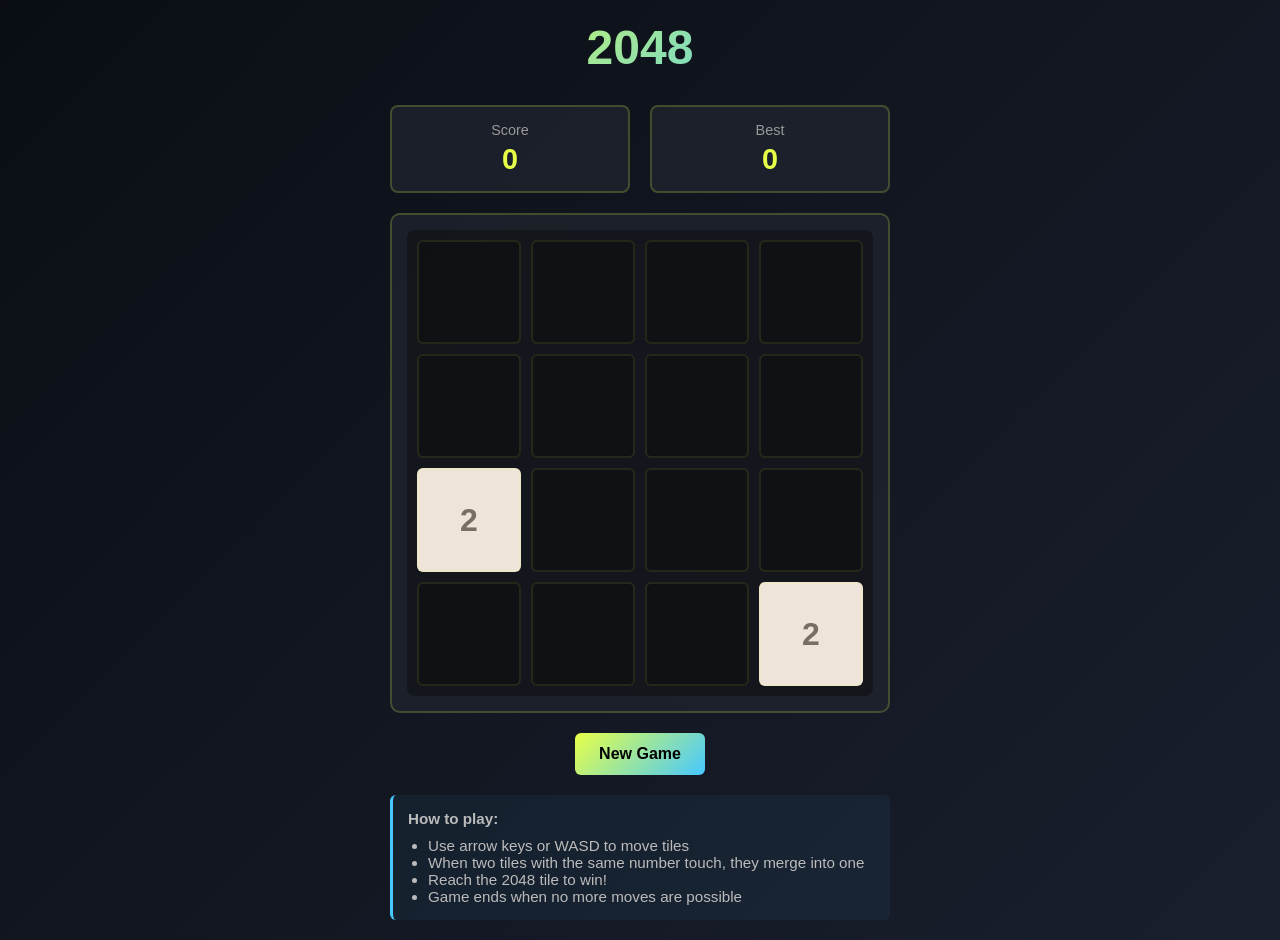
<file: assets/projects/2048/game-2048.html>
<!DOCTYPE html>
<html lang="en">
<head>
    <meta charset="UTF-8">
    <meta name="viewport" content="width=device-width, initial-scale=1.0">
    <title>2048 Game</title>
    <style>
        * {
            margin: 0;
            padding: 0;
            box-sizing: border-box;
        }
        
        body {
            background: linear-gradient(135deg, #0a0e14 0%, #1a1f2e 100%);
            color: #f0f0f5;
            font-family: -apple-system, BlinkMacSystemFont, 'Segoe UI', Roboto, Oxygen, Ubuntu, Cantarell, sans-serif;
            min-height: 100vh;
            display: flex;
            align-items: center;
            justify-content: center;
            padding: 20px;
        }
        
        .container {
            width: 100%;
            max-width: 500px;
        }
        
        .header {
            text-align: center;
            margin-bottom: 30px;
        }
        
        h1 {
            font-size: 3em;
            background: linear-gradient(135deg, #e8ff47 0%, #47c8ff 100%);
            -webkit-background-clip: text;
            -webkit-text-fill-color: transparent;
            background-clip: text;
            margin-bottom: 10px;
        }
        
        .info-bar {
            display: flex;
            justify-content: space-between;
            gap: 20px;
            margin-bottom: 20px;
            flex-wrap: wrap;
        }
        
        .score-box {
            background: rgba(30, 35, 45, 0.8);
            border: 2px solid rgba(232, 255, 71, 0.2);
            padding: 15px 20px;
            border-radius: 8px;
            text-align: center;
            flex: 1;
            min-width: 100px;
        }
        
        .score-label {
            color: #999;
            font-size: 0.9em;
            margin-bottom: 5px;
        }
        
        .score-value {
            color: #e8ff47;
            font-size: 1.8em;
            font-weight: bold;
        }
        
        .game-container {
            background: rgba(30, 35, 45, 0.8);
            border: 2px solid rgba(232, 255, 71, 0.2);
            padding: 15px;
            border-radius: 10px;
            margin-bottom: 20px;
        }
        
        .game-board {
            display: grid;
            grid-template-columns: repeat(4, 1fr);
            gap: 10px;
            background: rgba(12, 12, 14, 0.5);
            padding: 10px;
            border-radius: 8px;
        }
        
        .tile {
            aspect-ratio: 1;
            background: rgba(232, 255, 71, 0.1);
            border: 2px solid rgba(232, 255, 71, 0.1);
            border-radius: 6px;
            display: flex;
            align-items: center;
            justify-content: center;
            font-weight: bold;
            font-size: 2em;
            transition: all 0.15s ease;
            cursor: default;
        }
        
        .tile.empty {
            background: rgba(12, 12, 14, 0.5);
            color: transparent;
        }
        
        .tile[data-value="2"] {
            background: #eee4da;
            color: #776e65;
        }
        
        .tile[data-value="4"] {
            background: #ede0c8;
            color: #776e65;
        }
        
        .tile[data-value="8"] {
            background: #f2b179;
            color: #f9f6f2;
        }
        
        .tile[data-value="16"] {
            background: #f59563;
            color: #f9f6f2;
        }
        
        .tile[data-value="32"] {
            background: #f67c5f;
            color: #f9f6f2;
        }
        
        .tile[data-value="64"] {
            background: #f65e3b;
            color: #f9f6f2;
        }
        
        .tile[data-value="128"] {
            background: #edcf72;
            color: #f9f6f2;
            font-size: 1.5em;
        }
        
        .tile[data-value="256"] {
            background: #edcc61;
            color: #f9f6f2;
            font-size: 1.5em;
        }
        
        .tile[data-value="512"] {
            background: #edc850;
            color: #f9f6f2;
            font-size: 1.5em;
        }
        
        .tile[data-value="1024"] {
            background: #edc53f;
            color: #f9f6f2;
            font-size: 1.2em;
        }
        
        .tile[data-value="2048"] {
            background: #edc22e;
            color: #f9f6f2;
            font-size: 1.2em;
        }
        
        .tile.new {
            animation: pop 0.15s ease;
        }
        
        @keyframes pop {
            0% { transform: scale(0.5); }
            100% { transform: scale(1); }
        }
        
        .controls {
            display: flex;
            gap: 10px;
            justify-content: center;
            flex-wrap: wrap;
        }
        
        button {
            background: linear-gradient(135deg, #e8ff47 0%, #47c8ff 100%);
            color: #000;
            border: none;
            padding: 12px 24px;
            border-radius: 6px;
            font-size: 1em;
            font-weight: 600;
            cursor: pointer;
            transition: all 0.3s ease;
        }
        
        button:hover {
            transform: translateY(-2px);
            box-shadow: 0 10px 20px rgba(232, 255, 71, 0.3);
        }
        
        button:active {
            transform: translateY(0);
        }
        
        .game-over {
            display: none;
            position: fixed;
            top: 0;
            left: 0;
            right: 0;
            bottom: 0;
            background: rgba(0, 0, 0, 0.8);
            z-index: 1000;
            justify-content: center;
            align-items: center;
        }
        
        .game-over.show {
            display: flex;
        }
        
        .game-over-content {
            background: linear-gradient(135deg, #0a0e14 0%, #1a1f2e 100%);
            border: 2px solid #e8ff47;
            padding: 40px;
            border-radius: 12px;
            text-align: center;
        }
        
        .game-over-content h2 {
            font-size: 2.5em;
            margin-bottom: 20px;
            color: #e8ff47;
        }
        
        .game-over-content p {
            font-size: 1.2em;
            margin-bottom: 30px;
            color: #ccc;
        }
        
        .instructions {
            background: rgba(71, 200, 255, 0.05);
            border-left: 3px solid #47c8ff;
            padding: 15px;
            border-radius: 6px;
            margin-top: 20px;
            font-size: 0.95em;
            color: #bbb;
            text-align: left;
        }
        
        @media (max-width: 600px) {
            h1 {
                font-size: 2em;
            }
            
            .tile {
                font-size: 1.5em;
            }
            
            .info-bar {
                flex-direction: column;
            }
            
            .instructions {
                display: none;
            }
        }
    </style>
</head>
<body>
    <div class="container">
        <div class="header">
            <h1>2048</h1>
        </div>
        
        <div class="info-bar">
            <div class="score-box">
                <div class="score-label">Score</div>
                <div class="score-value" id="score">0</div>
            </div>
            <div class="score-box">
                <div class="score-label">Best</div>
                <div class="score-value" id="best">0</div>
            </div>
        </div>
        
        <div class="game-container">
            <div class="game-board" id="gameBoard"></div>
        </div>
        
        <div class="controls">
            <button onclick="newGame()">New Game</button>
        </div>
        
        <div class="instructions">
            <strong>How to play:</strong>
            <ul style="margin-top: 10px; margin-left: 20px;">
                <li>Use arrow keys or WASD to move tiles</li>
                <li>When two tiles with the same number touch, they merge into one</li>
                <li>Reach the 2048 tile to win!</li>
                <li>Game ends when no more moves are possible</li>
            </ul>
        </div>
    </div>
    
    <div class="game-over" id="gameOverModal">
        <div class="game-over-content">
            <h2 id="gameOverTitle">Game Over!</h2>
            <p id="gameOverMessage"></p>
            <button onclick="newGame()">Play Again</button>
        </div>
    </div>

    <script>
        class Game2048 {
            constructor() {
                this.board = Array(4).fill(null).map(() => Array(4).fill(0));
                this.score = 0;
                this.best = parseInt(localStorage.getItem('2048Best')) || 0;
                this.history = [];
                this.init();
            }
            
            init() {
                this.addNewTile();
                this.addNewTile();
                this.render();
            }
            
            addNewTile() {
                const empty = this.getEmptyTiles();
                if (empty.length === 0) return;
                
                const [x, y] = empty[Math.floor(Math.random() * empty.length)];
                this.board[x][y] = Math.random() < 0.9 ? 2 : 4;
            }
            
            getEmptyTiles() {
                const empty = [];
                for (let i = 0; i < 4; i++) {
                    for (let j = 0; j < 4; j++) {
                        if (this.board[i][j] === 0) empty.push([i, j]);
                    }
                }
                return empty;
            }
            
            move(direction) {
                this.history.push(JSON.parse(JSON.stringify(this.board)));
                
                if (direction === 'left') this.moveLeft();
                else if (direction === 'right') this.moveRight();
                else if (direction === 'up') this.moveUp();
                else if (direction === 'down') this.moveDown();
                
                if (JSON.stringify(this.history[this.history.length - 1]) !== JSON.stringify(this.board)) {
                    this.addNewTile();
                    this.render();
                    this.checkGameOver();
                } else {
                    this.history.pop();
                }
            }
            
            moveLeft() {
                for (let i = 0; i < 4; i++) {
                    this.board[i] = this.compress(this.board[i]);
                }
            }
            
            moveRight() {
                for (let i = 0; i < 4; i++) {
                    this.board[i] = this.compress(this.board[i].reverse()).reverse();
                }
            }
            
            moveUp() {
                this.board = this.transpose(this.board);
                for (let i = 0; i < 4; i++) {
                    this.board[i] = this.compress(this.board[i]);
                }
                this.board = this.transpose(this.board);
            }
            
            moveDown() {
                this.board = this.transpose(this.board);
                for (let i = 0; i < 4; i++) {
                    this.board[i] = this.compress(this.board[i].reverse()).reverse();
                }
                this.board = this.transpose(this.board);
            }
            
            compress(line) {
                line = line.filter(v => v !== 0);
                
                for (let i = 0; i < line.length - 1; i++) {
                    if (line[i] === line[i + 1]) {
                        line[i] *= 2;
                        this.score += line[i];
                        line.splice(i + 1, 1);
                    }
                }
                
                while (line.length < 4) {
                    line.push(0);
                }
                
                return line;
            }
            
            transpose(board) {
                const transposed = Array(4).fill(null).map(() => Array(4).fill(0));
                for (let i = 0; i < 4; i++) {
                    for (let j = 0; j < 4; j++) {
                        transposed[i][j] = board[j][i];
                    }
                }
                return transposed;
            }
            
            undo() {
                if (this.history.length > 0) {
                    this.board = this.history.pop();
                    this.render();
                }
            }
            
            checkGameOver() {
                if (this.getEmptyTiles().length > 0) return false;
                
                for (let i = 0; i < 4; i++) {
                    for (let j = 0; j < 4; j++) {
                        const current = this.board[i][j];
                        
                        if (j < 3 && current === this.board[i][j + 1]) return false;
                        if (i < 3 && current === this.board[i + 1][j]) return false;
                    }
                }
                
                this.updateBest();
                return true;
            }
            
            updateBest() {
                if (this.score > this.best) {
                    this.best = this.score;
                    localStorage.setItem('2048Best', this.best);
                }
            }
            
            render() {
                document.getElementById('score').textContent = this.score;
                document.getElementById('best').textContent = this.best;
                
                const board = document.getElementById('gameBoard');
                board.innerHTML = '';
                
                for (let i = 0; i < 4; i++) {
                    for (let j = 0; j < 4; j++) {
                        const tile = document.createElement('div');
                        tile.className = 'tile';
                        const value = this.board[i][j];
                        
                        if (value !== 0) {
                            tile.setAttribute('data-value', value);
                            tile.textContent = value;
                            tile.classList.add('new');
                        } else {
                            tile.classList.add('empty');
                        }
                        
                        board.appendChild(tile);
                    }
                }
            }
        }
        
        let game = new Game2048();
        
        function newGame() {
            game = new Game2048();
            document.getElementById('gameOverModal').classList.remove('show');
        }
        
        function undoMove() {
            game.undo();
        }
        
        document.addEventListener('keydown', (e) => {
            const keyMap = {
                'ArrowUp': 'up',
                'ArrowDown': 'down',
                'ArrowLeft': 'left',
                'ArrowRight': 'right',
                'w': 'up',
                'W': 'up',
                's': 'down',
                'S': 'down',
                'a': 'left',
                'A': 'left',
                'd': 'right',
                'D': 'right'
            };
            
            if (keyMap[e.key]) {
                e.preventDefault();
                game.move(keyMap[e.key]);
                
                if (game.checkGameOver()) {
                    setTimeout(() => {
                        document.getElementById('gameOverTitle').textContent = 'Game Over!';
                        document.getElementById('gameOverMessage').textContent = `Final Score: ${game.score}`;
                        document.getElementById('gameOverModal').classList.add('show');
                    }, 300);
                }
            }
        });

        // Enhanced touch support for mobile - fixed direction and scroll prevention
        let touchStartX = 0;
        let touchStartY = 0;
        let isTouchingBoard = false;
        const minSwipeDistance = 30;
        const gameBoard = document.querySelector('.game-board');

        gameBoard.addEventListener('touchstart', (e) => {
            isTouchingBoard = true;
            touchStartX = e.touches[0].clientX;
            touchStartY = e.touches[0].clientY;
        }, { passive: true });

        gameBoard.addEventListener('touchmove', (e) => {
            // Prevent page scroll only when touching the game board
            if (isTouchingBoard) {
                e.preventDefault();
            }
        }, { passive: false });

        gameBoard.addEventListener('touchend', (e) => {
            if (!isTouchingBoard) return;
            
            isTouchingBoard = false;
            
            if (e.changedTouches.length === 0) return;

            const touchEndX = e.changedTouches[0].clientX;
            const touchEndY = e.changedTouches[0].clientY;
            
            // Fixed: Calculate difference correctly (end - start, not start - end)
            const diffX = touchEndX - touchStartX;
            const diffY = touchEndY - touchStartY;
            const absDiffX = Math.abs(diffX);
            const absDiffY = Math.abs(diffY);

            if (Math.max(absDiffX, absDiffY) < minSwipeDistance) return;

            let direction = null;

            if (absDiffX > absDiffY) {
                // Horizontal swipe
                direction = diffX > 0 ? 'right' : 'left';
            } else {
                // Vertical swipe
                direction = diffY > 0 ? 'down' : 'up';
            }

            if (direction) {
                e.preventDefault();
                game.move(direction);

                if (game.checkGameOver()) {
                    setTimeout(() => {
                        document.getElementById('gameOverTitle').textContent = 'Game Over!';
                        document.getElementById('gameOverMessage').textContent = `Final Score: ${game.score}`;
                        document.getElementById('gameOverModal').classList.add('show');
                    }, 300);
                }
            }
        }, { passive: false });
    </script>
</body>
</html>
</file>
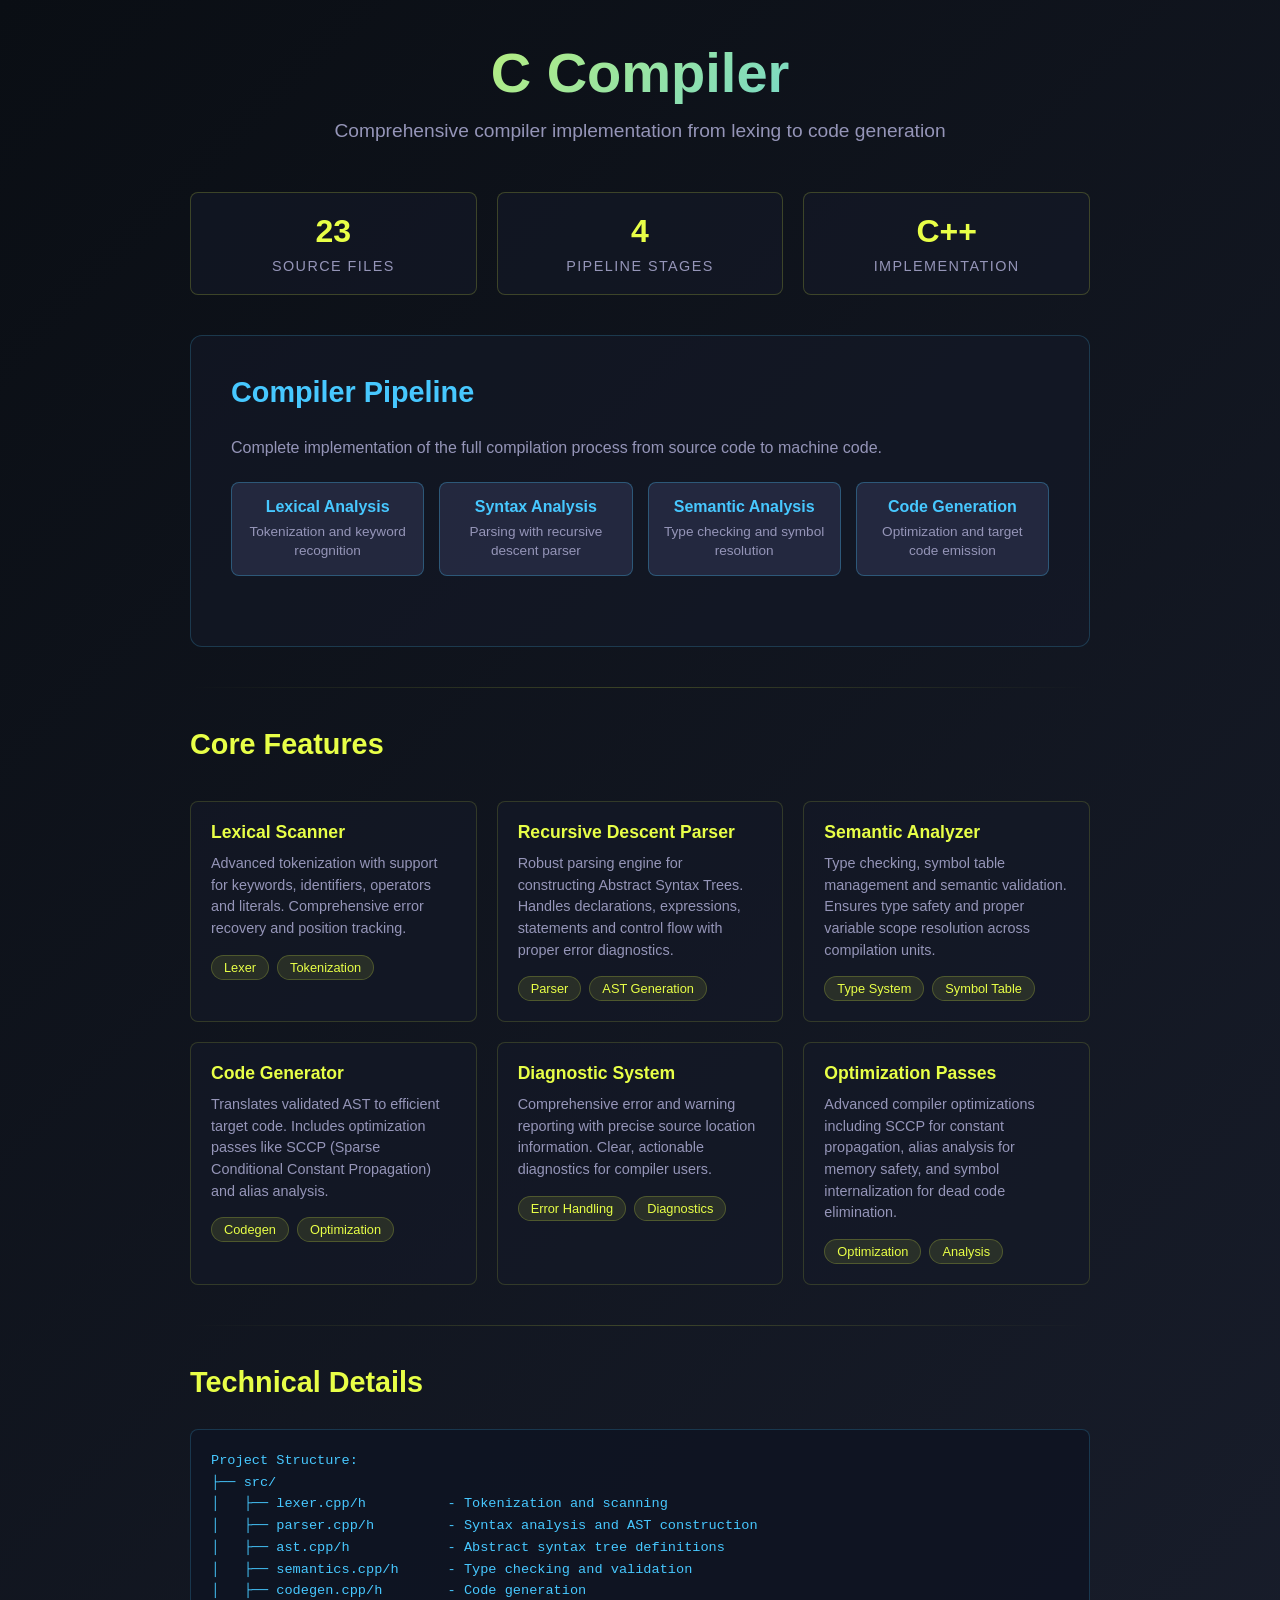
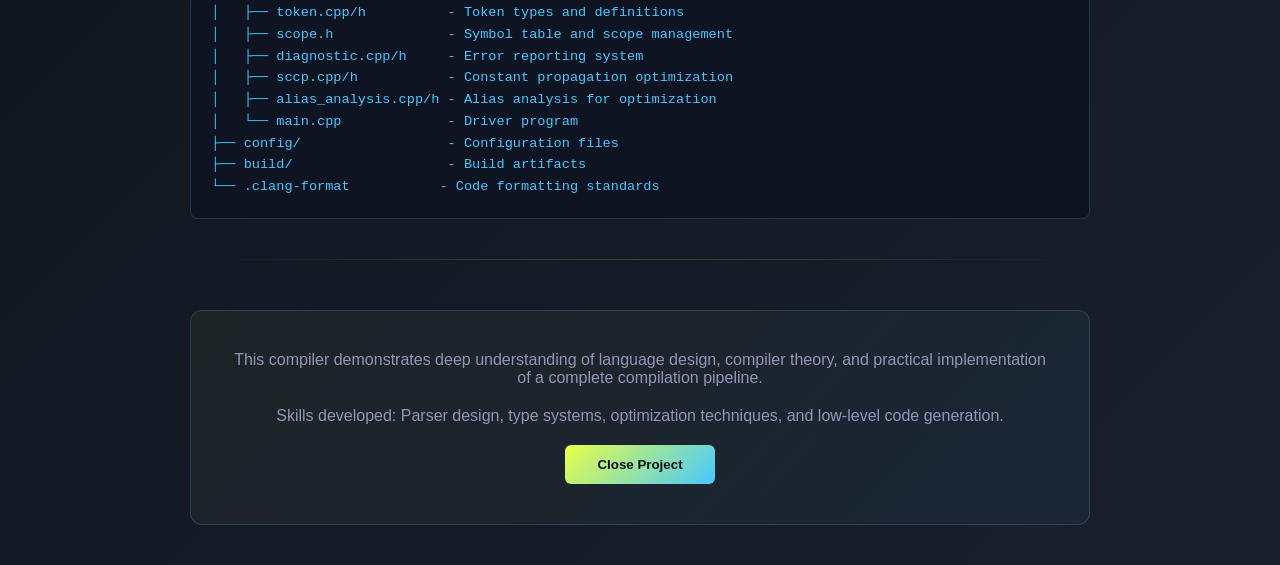
<file: assets/projects/C-Compiler/c-compiler.html>
<!DOCTYPE html>
<html lang="en">
<head>
    <meta charset="UTF-8">
    <meta name="viewport" content="width=device-width, initial-scale=1.0">
    <title>C Compiler Implementation</title>
    <style>
        * {
            margin: 0;
            padding: 0;
            box-sizing: border-box;
        }

        body {
            background: linear-gradient(135deg, #0a0e14 0%, #1a1f2e 100%);
            color: #f0f0f5;
            font-family: -apple-system, BlinkMacSystemFont, 'Segoe UI', Roboto, Oxygen, Ubuntu, Cantarell, sans-serif;
            min-height: 100vh;
            padding: 40px 20px;
        }

        .container {
            max-width: 900px;
            margin: 0 auto;
        }

        .header {
            text-align: center;
            margin-bottom: 50px;
        }

        h1 {
            font-size: 3.5em;
            background: linear-gradient(135deg, #e8ff47 0%, #47c8ff 100%);
            -webkit-background-clip: text;
            -webkit-text-fill-color: transparent;
            background-clip: text;
            margin-bottom: 15px;
            font-weight: 700;
        }

        .subtitle {
            font-size: 1.2em;
            color: #9595b8;
            margin-bottom: 10px;
        }

        .stats {
            display: grid;
            grid-template-columns: repeat(auto-fit, minmax(200px, 1fr));
            gap: 20px;
            margin: 40px 0;
        }

        .stat {
            background: rgba(20, 25, 40, 0.6);
            border: 1px solid rgba(232, 255, 71, 0.2);
            border-radius: 8px;
            padding: 20px;
            text-align: center;
            transition: all 0.3s ease;
        }

        .stat:hover {
            border-color: rgba(232, 255, 71, 0.5);
            background: rgba(20, 25, 40, 0.8);
            transform: translateY(-2px);
        }

        .stat-value {
            font-size: 2em;
            color: #e8ff47;
            font-weight: 700;
            margin-bottom: 8px;
        }

        .stat-label {
            color: #9595b8;
            font-size: 0.9em;
            text-transform: uppercase;
            letter-spacing: 0.1em;
        }

        .pipeline {
            background: rgba(20, 25, 40, 0.6);
            border: 1px solid rgba(71, 200, 255, 0.2);
            border-radius: 12px;
            padding: 40px;
            margin: 40px 0;
            transition: all 0.3s ease;
        }

        .pipeline:hover {
            border-color: rgba(71, 200, 255, 0.5);
            background: rgba(20, 25, 40, 0.8);
        }

        .pipeline-title {
            font-size: 1.8em;
            color: #47c8ff;
            margin-bottom: 30px;
            font-weight: 600;
        }

        .stages {
            display: grid;
            grid-template-columns: repeat(auto-fit, minmax(150px, 1fr));
            gap: 15px;
            margin-bottom: 30px;
        }

        .stage {
            background: rgba(40, 45, 70, 0.8);
            border: 1px solid rgba(71, 200, 255, 0.3);
            border-radius: 8px;
            padding: 15px;
            text-align: center;
            position: relative;
            transition: all 0.3s ease;
        }

        .stage:hover {
            border-color: #47c8ff;
            background: rgba(40, 45, 70, 1);
            transform: translateY(-2px);
            box-shadow: 0 8px 24px rgba(71, 200, 255, 0.15);
        }

        .stage-title {
            font-weight: 600;
            color: #47c8ff;
            margin-bottom: 6px;
        }

        .stage-desc {
            font-size: 0.85em;
            color: #9595b8;
            line-height: 1.4;
        }

        .features {
            display: grid;
            grid-template-columns: repeat(auto-fit, minmax(250px, 1fr));
            gap: 20px;
            margin: 40px 0;
        }

        .feature {
            background: rgba(20, 25, 40, 0.6);
            border: 1px solid rgba(232, 255, 71, 0.15);
            border-radius: 8px;
            padding: 20px;
            transition: all 0.3s ease;
        }

        .feature:hover {
            background: rgba(20, 25, 40, 0.8);
            border-color: rgba(232, 255, 71, 0.4);
        }

        .feature-title {
            font-size: 1.1em;
            color: #e8ff47;
            margin-bottom: 10px;
            font-weight: 600;
        }

        .feature-desc {
            color: #9595b8;
            font-size: 0.9em;
            line-height: 1.5;
        }

        .tags {
            display: flex;
            flex-wrap: wrap;
            gap: 8px;
            margin-top: 15px;
        }

        .tag {
            background: rgba(232, 255, 71, 0.1);
            color: #e8ff47;
            padding: 4px 12px;
            border-radius: 16px;
            font-size: 0.8em;
            border: 1px solid rgba(232, 255, 71, 0.2);
        }

        .cta-section {
            text-align: center;
            margin-top: 50px;
            padding: 40px;
            background: linear-gradient(135deg, rgba(232, 255, 71, 0.05) 0%, rgba(71, 200, 255, 0.05) 100%);
            border-radius: 12px;
            border: 1px solid rgba(71, 200, 255, 0.2);
        }

        .cta-text {
            color: #9595b8;
            margin-bottom: 20px;
            font-size: 1em;
        }

        .button {
            display: inline-block;
            background: linear-gradient(135deg, #e8ff47 0%, #47c8ff 100%);
            color: #0a0e14;
            padding: 12px 32px;
            border-radius: 6px;
            text-decoration: none;
            font-weight: 600;
            transition: all 0.3s ease;
            cursor: pointer;
            border: none;
            margin: 0 10px;
        }

        .button:hover {
            transform: translateY(-2px);
            box-shadow: 0 12px 32px rgba(232, 255, 71, 0.3);
        }

        .code-example {
            background: rgba(15, 20, 35, 0.9);
            border: 1px solid rgba(71, 200, 255, 0.2);
            border-radius: 8px;
            padding: 20px;
            margin: 30px 0;
            overflow-x: auto;
        }

        pre {
            color: #47c8ff;
            font-family: 'Monaco', 'Menlo', 'Ubuntu Mono', monospace;
            font-size: 0.85em;
            line-height: 1.6;
        }

        .divider {
            height: 1px;
            background: linear-gradient(to right, transparent, rgba(232, 255, 71, 0.2), transparent);
            margin: 40px 0;
        }
    </style>
</head>
<body>
    <div class="container">
        <div class="header">
            <h1>C Compiler</h1>
            <p class="subtitle">Comprehensive compiler implementation from lexing to code generation</p>
        </div>

        <div class="stats">
            <div class="stat">
                <div class="stat-value">23</div>
                <div class="stat-label">Source Files</div>
            </div>
            <div class="stat">
                <div class="stat-value">4</div>
                <div class="stat-label">Pipeline Stages</div>
            </div>
            <div class="stat">
                <div class="stat-value">C++</div>
                <div class="stat-label">Implementation</div>
            </div>
        </div>

        <div class="pipeline">
            <div class="pipeline-title">Compiler Pipeline</div>
            <p style="color: #9595b8; margin-bottom: 25px;">Complete implementation of the full compilation process from source code to machine code.</p>
            <div class="stages">
                <div class="stage">
                    <div class="stage-title">Lexical Analysis</div>
                    <div class="stage-desc">Tokenization and keyword recognition</div>
                </div>
                <div class="stage">
                    <div class="stage-title">Syntax Analysis</div>
                    <div class="stage-desc">Parsing with recursive descent parser</div>
                </div>
                <div class="stage">
                    <div class="stage-title">Semantic Analysis</div>
                    <div class="stage-desc">Type checking and symbol resolution</div>
                </div>
                <div class="stage">
                    <div class="stage-title">Code Generation</div>
                    <div class="stage-desc">Optimization and target code emission</div>
                </div>
            </div>
        </div>

        <div class="divider"></div>

        <h2 style="color: #e8ff47; margin-bottom: 25px; font-size: 1.8em;">Core Features</h2>
        <div class="features">
            <div class="feature">
                <div class="feature-title">Lexical Scanner</div>
                <div class="feature-desc">Advanced tokenization with support for keywords, identifiers, operators and literals. Comprehensive error recovery and position tracking.</div>
                <div class="tags">
                    <span class="tag">Lexer</span>
                    <span class="tag">Tokenization</span>
                </div>
            </div>

            <div class="feature">
                <div class="feature-title">Recursive Descent Parser</div>
                <div class="feature-desc">Robust parsing engine for constructing Abstract Syntax Trees. Handles declarations, expressions, statements and control flow with proper error diagnostics.</div>
                <div class="tags">
                    <span class="tag">Parser</span>
                    <span class="tag">AST Generation</span>
                </div>
            </div>

            <div class="feature">
                <div class="feature-title">Semantic Analyzer</div>
                <div class="feature-desc">Type checking, symbol table management and semantic validation. Ensures type safety and proper variable scope resolution across compilation units.</div>
                <div class="tags">
                    <span class="tag">Type System</span>
                    <span class="tag">Symbol Table</span>
                </div>
            </div>

            <div class="feature">
                <div class="feature-title">Code Generator</div>
                <div class="feature-desc">Translates validated AST to efficient target code. Includes optimization passes like SCCP (Sparse Conditional Constant Propagation) and alias analysis.</div>
                <div class="tags">
                    <span class="tag">Codegen</span>
                    <span class="tag">Optimization</span>
                </div>
            </div>

            <div class="feature">
                <div class="feature-title">Diagnostic System</div>
                <div class="feature-desc">Comprehensive error and warning reporting with precise source location information. Clear, actionable diagnostics for compiler users.</div>
                <div class="tags">
                    <span class="tag">Error Handling</span>
                    <span class="tag">Diagnostics</span>
                </div>
            </div>

            <div class="feature">
                <div class="feature-title">Optimization Passes</div>
                <div class="feature-desc">Advanced compiler optimizations including SCCP for constant propagation, alias analysis for memory safety, and symbol internalization for dead code elimination.</div>
                <div class="tags">
                    <span class="tag">Optimization</span>
                    <span class="tag">Analysis</span>
                </div>
            </div>
        </div>

        <div class="divider"></div>

        <h2 style="color: #e8ff47; margin-bottom: 25px; font-size: 1.8em;">Technical Details</h2>
        <div class="code-example">
            <pre>Project Structure:
├── src/
│   ├── lexer.cpp/h          - Tokenization and scanning
│   ├── parser.cpp/h         - Syntax analysis and AST construction
│   ├── ast.cpp/h            - Abstract syntax tree definitions
│   ├── semantics.cpp/h      - Type checking and validation
│   ├── codegen.cpp/h        - Code generation
│   ├── token.cpp/h          - Token types and definitions
│   ├── scope.h              - Symbol table and scope management
│   ├── diagnostic.cpp/h     - Error reporting system
│   ├── sccp.cpp/h           - Constant propagation optimization
│   ├── alias_analysis.cpp/h - Alias analysis for optimization
│   └── main.cpp             - Driver program
├── config/                  - Configuration files
├── build/                   - Build artifacts
└── .clang-format           - Code formatting standards</pre>
        </div>

        <div class="divider"></div>

        <div class="cta-section">
            <p class="cta-text">This compiler demonstrates deep understanding of language design, compiler theory, and practical implementation of a complete compilation pipeline.</p>
            <p class="cta-text">Skills developed: Parser design, type systems, optimization techniques, and low-level code generation.</p>
            <button class="button" onclick="window.close()">Close Project</button>
        </div>
    </div>
</body>
</html>
</file>
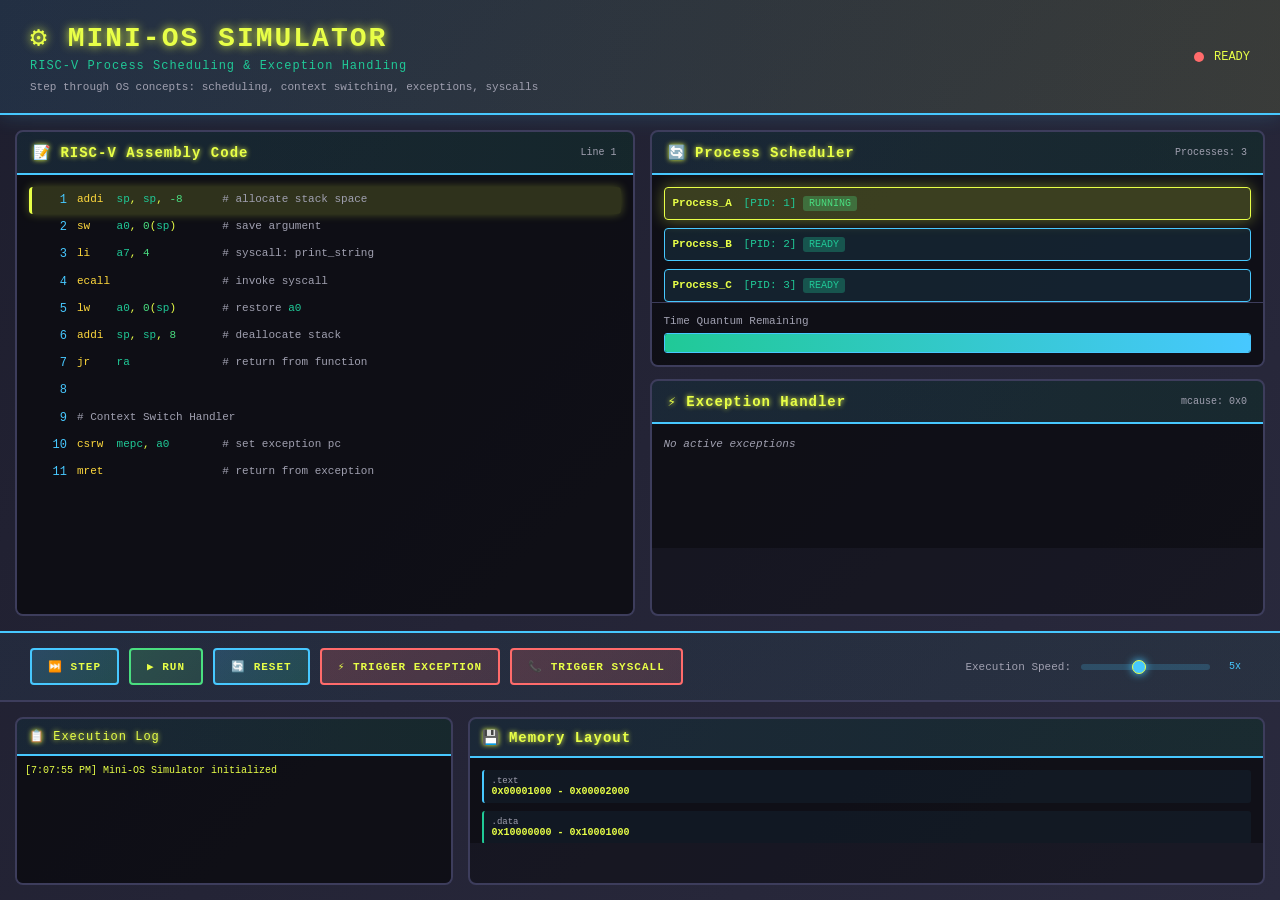
<file: assets/projects/Mini-OS/mini-os-simulator.html>
<!DOCTYPE html>
<html lang="en">
<head>
    <meta charset="UTF-8">
    <meta name="viewport" content="width=device-width, initial-scale=1.0">
    <title>Mini-OS Simulator | RISC-V Process Scheduling & Execution</title>
    <style>
        * {
            margin: 0;
            padding: 0;
            box-sizing: border-box;
        }

        :root {
            --bg-primary: #1e1e2e;
            --bg-secondary: #2d2d44;
            --text-primary: #e8ff47;
            --text-secondary: #a0a0b0;
            --accent-blue: #47c8ff;
            --accent-teal: #20c997;
            --accent-red: #ff6b6b;
            --accent-yellow: #ffd93d;
            --border-color: #3d3d5c;
            --green: #4ade80;
        }

        body {
            background: linear-gradient(135deg, #1e1e2e 0%, #2a2a3e 100%);
            color: var(--text-primary);
            font-family: 'Courier New', monospace;
            overflow: hidden;
            height: 100vh;
        }

        .container {
            display: flex;
            flex-direction: column;
            height: 100vh;
            gap: 0;
        }

        /* ━━━━━━━━━━━━━━━━━━━━━━━━━━━━━━━━ HEADER ━━━━━━━━━━━━━━━━━━━━━━━━━━━━━━━━ */
        .header {
            background: linear-gradient(90deg, rgba(71, 200, 255, 0.1) 0%, rgba(232, 255, 71, 0.1) 100%);
            border-bottom: 2px solid var(--accent-blue);
            padding: 20px 30px;
            box-shadow: 0 0 20px rgba(71, 200, 255, 0.2);
            animation: slideDown 0.6s ease-out;
        }

        @keyframes slideDown {
            from {
                opacity: 0;
                transform: translateY(-20px);
            }
            to {
                opacity: 1;
                transform: translateY(0);
            }
        }

        .header-content {
            display: flex;
            justify-content: space-between;
            align-items: center;
        }

        .header-left h1 {
            font-size: 28px;
            color: var(--text-primary);
            text-shadow: 0 0 10px var(--text-primary);
            margin-bottom: 5px;
            letter-spacing: 2px;
        }

        .header-left .subtitle {
            font-size: 12px;
            color: var(--accent-teal);
            letter-spacing: 1px;
        }

        .tagline {
            font-size: 11px;
            color: var(--text-secondary);
            margin-top: 8px;
        }

        .status-indicator {
            display: flex;
            align-items: center;
            gap: 10px;
            font-size: 12px;
        }

        .status-dot {
            width: 10px;
            height: 10px;
            border-radius: 50%;
            background: var(--accent-red);
            animation: pulse 1s infinite;
        }

        .status-dot.running {
            background: var(--green);
        }

        @keyframes pulse {
            0%, 100% { opacity: 1; }
            50% { opacity: 0.5; }
        }

        /* ━━━━━━━━━━━━━━━━━━━━━━━━━━━━━━━━ MAIN CONTENT ━━━━━━━━━━━━━━━━━━━━━━━━━━━━━━━━ */
        .main-content {
            display: flex;
            flex: 1;
            gap: 15px;
            padding: 15px;
            overflow: hidden;
        }

        /* ━━━━━━━━━━━━━━━━━━━━━━━━━━━━━━━━ LEFT PANEL - CODE ━━━━━━━━━━━━━━━━━━━━━━━━━━━━━━━━ */
        .panel {
            background: rgba(0, 0, 0, 0.4);
            border: 2px solid var(--border-color);
            border-radius: 8px;
            display: flex;
            flex-direction: column;
            overflow: hidden;
        }

        .panel-header {
            background: linear-gradient(90deg, rgba(71, 200, 255, 0.1) 0%, rgba(32, 201, 151, 0.1) 100%);
            border-bottom: 2px solid var(--accent-blue);
            padding: 12px 16px;
            display: flex;
            justify-content: space-between;
            align-items: center;
        }

        .panel-header h2 {
            font-size: 14px;
            color: var(--text-primary);
            text-shadow: 0 0 5px var(--text-primary);
            letter-spacing: 1px;
        }

        .panel-header-info {
            font-size: 10px;
            color: var(--text-secondary);
        }

        .left-panel {
            flex: 1;
        }

        .code-display {
            flex: 1;
            overflow-y: auto;
            padding: 12px;
            font-size: 12px;
            line-height: 1.6;
            background: rgba(10, 10, 15, 0.6);
        }

        .code-line {
            display: flex;
            gap: 10px;
            padding: 4px 8px;
            border-radius: 4px;
            transition: all 0.3s ease;
            cursor: default;
        }

        .code-line:hover {
            background: rgba(71, 200, 255, 0.1);
        }

        .code-line.active {
            background: rgba(232, 255, 71, 0.15);
            border-left: 3px solid var(--text-primary);
            padding-left: 5px;
            box-shadow: 0 0 10px rgba(232, 255, 71, 0.3);
        }

        .line-num {
            color: var(--accent-blue);
            min-width: 30px;
            text-align: right;
            user-select: none;
        }

        .code-content {
            flex: 1;
            white-space: pre;
            font-size: 11px;
        }

        .keyword {
            color: var(--accent-yellow);
        }

        .register {
            color: var(--accent-teal);
        }

        .number {
            color: var(--green);
        }

        .comment {
            color: var(--text-secondary);
        }

        /* ━━━━━━━━━━━━━━━━━━━━━━━━━━━━━━━━ RIGHT PANEL - MONITOR ━━━━━━━━━━━━━━━━━━━━━━━━━━━━━━━━ */
        .right-panel {
            flex: 1;
            display: flex;
            flex-direction: column;
            gap: 12px;
        }

        .monitor-section {
            background: rgba(0, 0, 0, 0.4);
            border: 2px solid var(--border-color);
            border-radius: 8px;
            display: flex;
            flex-direction: column;
            overflow: hidden;
            min-height: 0;
        }

        /* Process Scheduler */
        .process-scheduler {
            flex: 1;
            min-height: 200px;
        }

        .process-queue {
            flex: 1;
            overflow-y: auto;
            padding: 12px;
            background: rgba(10, 10, 15, 0.6);
        }

        .process-item {
            background: rgba(71, 200, 255, 0.1);
            border: 1px solid var(--accent-blue);
            border-radius: 4px;
            padding: 8px;
            margin-bottom: 8px;
            font-size: 11px;
            transition: all 0.3s ease;
            cursor: pointer;
        }

        .process-item:hover {
            background: rgba(71, 200, 255, 0.2);
            box-shadow: 0 0 10px rgba(71, 200, 255, 0.3);
        }

        .process-item.active {
            background: rgba(232, 255, 71, 0.2);
            border-color: var(--text-primary);
            box-shadow: 0 0 15px rgba(232, 255, 71, 0.4);
            animation: pulse 1s infinite;
        }

        .process-name {
            color: var(--text-primary);
            font-weight: bold;
        }

        .process-pid {
            color: var(--accent-teal);
            margin-left: 5px;
        }

        .process-state {
            display: inline-block;
            margin-left: auto;
            padding: 2px 6px;
            border-radius: 3px;
            font-size: 10px;
        }

        .process-state.ready {
            background: rgba(32, 201, 151, 0.3);
            color: var(--accent-teal);
        }

        .process-state.running {
            background: rgba(74, 222, 128, 0.3);
            color: var(--green);
        }

        .process-state.waiting {
            background: rgba(255, 107, 107, 0.3);
            color: var(--accent-red);
        }

        /* Time Quantum Bar */
        .time-quantum {
            flex: 0.15;
            padding: 12px;
            background: rgba(10, 10, 15, 0.6);
            border-top: 1px solid var(--border-color);
        }

        .quantum-label {
            font-size: 11px;
            color: var(--text-secondary);
            margin-bottom: 6px;
        }

        .quantum-bar {
            width: 100%;
            height: 20px;
            background: rgba(71, 200, 255, 0.1);
            border: 1px solid var(--accent-blue);
            border-radius: 3px;
            overflow: hidden;
        }

        .quantum-fill {
            height: 100%;
            background: linear-gradient(90deg, var(--accent-teal), var(--accent-blue));
            transition: width 0.1s linear;
            box-shadow: 0 0 10px var(--accent-teal);
        }

        /* Exception Display */
        .exception-display {
            flex: 0.6;
            padding: 12px;
            background: rgba(10, 10, 15, 0.6);
            overflow-y: auto;
            font-size: 11px;
            line-height: 1.5;
        }

        .exception-item {
            margin-bottom: 8px;
            padding: 8px;
            border-radius: 4px;
            border-left: 3px solid;
        }

        .exception-none {
            color: var(--text-secondary);
            font-style: italic;
        }

        .exception-interrupt {
            background: rgba(255, 107, 107, 0.1);
            border-color: var(--accent-red);
            color: var(--accent-red);
        }

        .exception-syscall {
            background: rgba(32, 201, 151, 0.1);
            border-color: var(--accent-teal);
            color: var(--accent-teal);
        }

        /* Memory Layout */
        .memory-layout {
            flex: 0.6;
            padding: 12px;
            background: rgba(10, 10, 15, 0.6);
            overflow-y: auto;
            font-size: 10px;
        }

        .memory-section {
            margin-bottom: 8px;
            padding: 6px 8px;
            border-radius: 3px;
            border-left: 2px solid;
            background: rgba(71, 200, 255, 0.05);
        }

        .memory-section.text {
            border-color: var(--accent-blue);
        }

        .memory-section.data {
            border-color: var(--accent-teal);
        }

        .memory-section.heap {
            border-color: var(--accent-yellow);
        }

        .memory-section.stack {
            border-color: var(--green);
        }

        .memory-label {
            color: var(--text-secondary);
            font-size: 9px;
        }

        .memory-value {
            color: var(--text-primary);
            font-weight: bold;
        }

        /* ━━━━━━━━━━━━━━━━━━━━━━━━━━━━━━━━ CONTROLS ━━━━━━━━━━━━━━━━━━━━━━━━━━━━━━━━ */
        .controls {
            background: linear-gradient(90deg, rgba(71, 200, 255, 0.05) 0%, rgba(32, 201, 151, 0.05) 100%);
            border-top: 2px solid var(--accent-blue);
            padding: 15px 30px;
            display: flex;
            justify-content: space-between;
            align-items: center;
            gap: 20px;
        }

        .button-group {
            display: flex;
            gap: 10px;
            flex-wrap: wrap;
        }

        button {
            background: linear-gradient(135deg, rgba(71, 200, 255, 0.2) 0%, rgba(32, 201, 151, 0.2) 100%);
            border: 2px solid var(--accent-blue);
            color: var(--text-primary);
            padding: 10px 16px;
            border-radius: 4px;
            cursor: pointer;
            font-family: 'Courier New', monospace;
            font-size: 11px;
            font-weight: bold;
            transition: all 0.3s ease;
            text-transform: uppercase;
            letter-spacing: 1px;
        }

        button:hover {
            background: linear-gradient(135deg, rgba(71, 200, 255, 0.4) 0%, rgba(32, 201, 151, 0.4) 100%);
            box-shadow: 0 0 15px rgba(71, 200, 255, 0.4);
            transform: translateY(-2px);
        }

        button:active {
            transform: translateY(0);
        }

        button.danger {
            border-color: var(--accent-red);
            background: linear-gradient(135deg, rgba(255, 107, 107, 0.2) 0%, rgba(255, 107, 107, 0.15) 100%);
        }

        button.danger:hover {
            background: linear-gradient(135deg, rgba(255, 107, 107, 0.4) 0%, rgba(255, 107, 107, 0.3) 100%);
            box-shadow: 0 0 15px rgba(255, 107, 107, 0.4);
        }

        button.success {
            border-color: var(--green);
            background: linear-gradient(135deg, rgba(74, 222, 128, 0.2) 0%, rgba(74, 222, 128, 0.15) 100%);
        }

        button.success:hover {
            background: linear-gradient(135deg, rgba(74, 222, 128, 0.4) 0%, rgba(74, 222, 128, 0.3) 100%);
            box-shadow: 0 0 15px rgba(74, 222, 128, 0.4);
        }

        button:disabled {
            opacity: 0.5;
            cursor: not-allowed;
        }

        .slider-group {
            display: flex;
            align-items: center;
            gap: 10px;
            flex: 0 1 200px;
        }

        .slider-label {
            font-size: 11px;
            color: var(--text-secondary);
            white-space: nowrap;
        }

        input[type="range"] {
            flex: 1;
            height: 6px;
            background: rgba(71, 200, 255, 0.2);
            border-radius: 3px;
            outline: none;
            -webkit-appearance: none;
        }

        input[type="range"]::-webkit-slider-thumb {
            -webkit-appearance: none;
            appearance: none;
            width: 14px;
            height: 14px;
            border-radius: 50%;
            background: var(--accent-blue);
            cursor: pointer;
            box-shadow: 0 0 8px var(--accent-blue);
            border: 1px solid var(--text-primary);
        }

        input[type="range"]::-moz-range-thumb {
            width: 14px;
            height: 14px;
            border-radius: 50%;
            background: var(--accent-blue);
            cursor: pointer;
            box-shadow: 0 0 8px var(--accent-blue);
            border: 1px solid var(--text-primary);
        }

        .speed-value {
            font-size: 10px;
            color: var(--accent-blue);
            min-width: 30px;
            text-align: center;
        }

        /* ━━━━━━━━━━━━━━━━━━━━━━━━━━━━━━━━ BOTTOM CONTENT ━━━━━━━━━━━━━━━━━━━━━━━━━━━━━━━━ */
        .bottom-content {
            display: flex;
            gap: 15px;
            padding: 15px;
            overflow: hidden;
            border-top: 2px solid var(--border-color);
            height: 200px;
        }

        /* ━━━━━━━━━━━━━━━━━━━━━━━━━━━━━━━━ EXECUTION LOG ━━━━━━━━━━━━━━━━━━━━━━━━━━━━━━━━ */
        .log-panel {
            flex: 0 0 35%;
            min-width: 250px;
            background: rgba(0, 0, 0, 0.4);
            border: 2px solid var(--border-color);
            border-radius: 8px;
            display: flex;
            flex-direction: column;
            overflow: hidden;
        }

        .log-header {
            background: linear-gradient(90deg, rgba(71, 200, 255, 0.1) 0%, rgba(32, 201, 151, 0.1) 100%);
            border-bottom: 2px solid var(--accent-blue);
            padding: 10px 12px;
            font-size: 12px;
            color: var(--text-primary);
            text-shadow: 0 0 5px var(--text-primary);
            letter-spacing: 1px;
        }

        .execute-log {
            flex: 1;
            overflow-y: auto;
            padding: 8px;
            font-size: 10px;
            line-height: 1.4;
            background: rgba(10, 10, 15, 0.6);
        }

        /* ━━━━━━━━━━━━━━━━━━━━━━━━━━━━━━━━ MEMORY PANEL ━━━━━━━━━━━━━━━━━━━━━━━━━━━━━━━━ */
        .memory-panel {
            flex: 1;
            background: rgba(0, 0, 0, 0.4);
            border: 2px solid var(--border-color);
            border-radius: 8px;
            display: flex;
            flex-direction: column;
            overflow: hidden;
            min-width: 0;
        }

        .memory-panel .panel-header {
            background: linear-gradient(90deg, rgba(71, 200, 255, 0.1) 0%, rgba(32, 201, 151, 0.1) 100%);
            border-bottom: 2px solid var(--accent-blue);
            padding: 10px 12px;
        }
            padding: 4px 6px;
            margin-bottom: 3px;
            border-radius: 3px;
            border-left: 2px solid;
            transition: all 0.3s ease;
        }

        .log-entry.info {
            background: rgba(71, 200, 255, 0.1);
            border-color: var(--accent-blue);
            color: var(--accent-blue);
        }

        .log-entry.syscall {
            background: rgba(74, 222, 128, 0.1);
            border-color: var(--green);
            color: var(--green);
        }

        .log-entry.exception {
            background: rgba(255, 107, 107, 0.1);
            border-color: var(--accent-red);
            color: var(--accent-red);
        }

        .log-entry.context-switch {
            background: rgba(255, 217, 61, 0.1);
            border-color: var(--accent-yellow);
            color: var(--accent-yellow);
        }

        /* Scrollbar Styling */
        ::-webkit-scrollbar {
            width: 8px;
            height: 8px;
        }

        ::-webkit-scrollbar-track {
            background: rgba(0, 0, 0, 0.2);
        }

        ::-webkit-scrollbar-thumb {
            background: rgba(71, 200, 255, 0.4);
            border-radius: 4px;
        }

        ::-webkit-scrollbar-thumb:hover {
            background: rgba(71, 200, 255, 0.6);
        }

        /* Responsive */
        @media (max-width: 1200px) {
            .main-content {
                flex-direction: column;
            }

            .right-panel {
                flex: 1;
            }
        }

        @media (max-width: 768px) {
            .header {
                padding: 12px 15px;
            }

            .header-left h1 {
                font-size: 20px;
            }

            .controls {
                flex-direction: column;
                gap: 10px;
                padding: 10px 15px;
            }

            .button-group {
                width: 100%;
            }

            button {
                flex: 1;
            }
        }
    </style>
</head>
<body>
    <div class="container">
        <!-- HEADER -->
        <div class="header">
            <div class="header-content">
                <div class="header-left">
                    <h1>⚙️ MINI-OS SIMULATOR</h1>
                    <div class="subtitle">RISC-V Process Scheduling & Exception Handling</div>
                    <div class="tagline">Step through OS concepts: scheduling, context switching, exceptions, syscalls</div>
                </div>
                <div class="status-indicator">
                    <div class="status-dot" id="statusDot"></div>
                    <span id="statusLabel">READY</span>
                </div>
            </div>
        </div>

        <!-- MAIN CONTENT -->
        <div class="main-content">
            <!-- LEFT PANEL: CODE -->
            <div class="left-panel panel">
                <div class="panel-header">
                    <h2>📝 RISC-V Assembly Code</h2>
                    <div class="panel-header-info">Line <span id="currentLine">1</span></div>
                </div>
                <div class="code-display" id="codeDisplay"></div>
            </div>

            <!-- RIGHT PANEL: MONITORING -->
            <div class="right-panel">
                <!-- Process Scheduler -->
                <div class="monitor-section process-scheduler">
                    <div class="panel-header">
                        <h2>🔄 Process Scheduler</h2>
                        <div class="panel-header-info">Processes: <span id="processCount">0</span></div>
                    </div>
                    <div class="process-queue" id="processQueue"></div>
                    <div class="time-quantum">
                        <div class="quantum-label">Time Quantum Remaining</div>
                        <div class="quantum-bar">
                            <div class="quantum-fill" id="quantumFill"></div>
                        </div>
                    </div>
                </div>

<!-- Exception Display -->
                    <div class="monitor-section" style="flex: 1;">
                        <div class="panel-header">
                            <h2>⚡ Exception Handler</h2>
                            <div class="panel-header-info">mcause: <span id="mcauseValue">0x0</span></div>
                        </div>
                        <div class="exception-display" id="exceptionDisplay">
                            <div class="exception-none">No active exceptions</div>
                    </div>
                </div>
            </div>
        </div>

        <!-- CONTROLS -->
        <div class="controls">
            <div class="button-group">
                <button id="stepBtn">⏭️  Step</button>
                <button id="runBtn" class="success">▶️  Run</button>
                <button id="pauseBtn" class="success" style="display: none;">⏸️  Pause</button>
                <button id="resetBtn">🔄 Reset</button>
                <button id="exceptionBtn" class="danger">⚡ Trigger Exception</button>
                <button id="syscallBtn" class="danger">📞 Trigger Syscall</button>
            </div>

            <div class="slider-group">
                <span class="slider-label">Execution Speed:</span>
                <input type="range" id="speedSlider" min="1" max="10" value="5">
                <span class="speed-value" id="speedValue">5x</span>
            </div>
        </div>

        <!-- BOTTOM CONTENT: LOG & MEMORY -->
        <div class="bottom-content">
            <!-- EXECUTION LOG -->
            <div class="log-panel">
                <div class="log-header">📋 Execution Log</div>
                <div class="execute-log" id="executeLog"></div>
            </div>

            <!-- MEMORY LAYOUT -->
            <div class="memory-panel">
                <div class="panel-header">
                    <h2>💾 Memory Layout</h2>
                </div>
                <div class="memory-layout">
                    <div class="memory-section text">
                        <div class="memory-label">.text</div>
                        <div class="memory-value">0x00001000 - 0x00002000</div>
                    </div>
                    <div class="memory-section data">
                        <div class="memory-label">.data</div>
                        <div class="memory-value">0x10000000 - 0x10001000</div>
                    </div>
                    <div class="memory-section heap">
                        <div class="memory-label">heap</div>
                        <div class="memory-value">0x20000000 - 0x30000000</div>
                    </div>
                    <div class="memory-section stack">
                        <div class="memory-label">stack</div>
                        <div class="memory-value">0x7ffff000 - 0x80000000</div>
                    </div>
                </div>
            </div>
        </div>
    </div>

    <script>
        // ━━━━━━━━━━━━━━━━━━━━━━━━━━━━━━━━ STATE MANAGEMENT ━━━━━━━━━━━━━━━━━━━━━━━━━━━━━━━━
        const state = {
            processes: [
                { id: 1, name: 'Process_A', state: 'RUNNING', pc: 0, sp: 0x7ffff000, timeQuantum: 10 },
                { id: 2, name: 'Process_B', state: 'READY', pc: 0, sp: 0x7ffee000, timeQuantum: 10 },
                { id: 3, name: 'Process_C', state: 'READY', pc: 0, sp: 0x7ffed000, timeQuantum: 10 }
            ],
            currentProcess: 0,
            currentLine: 0,
            isRunning: false,
            speed: 5,
            quantumRemaining: 10,
            exception: null,
            syscall: null,
            executionCount: 0
        };

        const riscvCode = [
            { line: '1', code: 'addi  sp, sp, -8      # allocate stack space', type: 'instruction' },
            { line: '2', code: 'sw    a0, 0(sp)       # save argument', type: 'instruction' },
            { line: '3', code: 'li    a7, 4           # syscall: print_string', type: 'instruction' },
            { line: '4', code: 'ecall                 # invoke syscall', type: 'instruction' },
            { line: '5', code: 'lw    a0, 0(sp)       # restore a0', type: 'instruction' },
            { line: '6', code: 'addi  sp, sp, 8       # deallocate stack', type: 'instruction' },
            { line: '7', code: 'jr    ra              # return from function', type: 'instruction' },
            { line: '8', code: '', type: 'blank' },
            { line: '9', code: '# Context Switch Handler', type: 'comment' },
            { line: '10', code: 'csrw  mepc, a0        # set exception pc', type: 'instruction' },
            { line: '11', code: 'mret                  # return from exception', type: 'instruction' }
        ];

        // ━━━━━━━━━━━━━━━━━━━━━━━━━━━━━━━━ UI INITIALIZATION ━━━━━━━━━━━━━━━━━━━━━━━━━━━━━━━━
        function initializeUI() {
            displayCode();
            updateProcessQueue();
            updateExceptionDisplay();
            setupEventListeners();
        }

        function displayCode() {
            const codeDisplay = document.getElementById('codeDisplay');
            codeDisplay.innerHTML = riscvCode.map((item, idx) => {
                const isActive = idx === state.currentLine;
                return `<div class="code-line ${isActive ? 'active' : ''}">
                    <span class="line-num">${item.line}</span>
                    <span class="code-content">${highlightCode(item.code)}</span>
                </div>`;
            }).join('');
            
            document.getElementById('currentLine').textContent = state.currentLine + 1;
            
            // Auto-scroll to active line
            const activeLine = codeDisplay.querySelector('.code-line.active');
            if (activeLine) {
                activeLine.scrollIntoView({ behavior: 'smooth', block: 'center' });
            }
        }

        function highlightCode(code) {
            if (!code) return '';
            
            let highlighted = code;
            
            // Highlight keywords
            const keywords = ['addi', 'sw', 'li', 'ecall', 'lw', 'jr', 'csrw', 'mret', 'add', 'sub', 'mul', 'div'];
            keywords.forEach(kw => {
                highlighted = highlighted.replace(new RegExp(`\\b${kw}\\b`, 'g'), `<span class="keyword">${kw}</span>`);
            });
            
            // Highlight registers
            const registers = ['sp', 'a0', 'a7', 'ra', 'mepc'];
            registers.forEach(reg => {
                highlighted = highlighted.replace(new RegExp(`\\b${reg}\\b`, 'g'), `<span class="register">${reg}</span>`);
            });
            
            // Highlight numbers
            highlighted = highlighted.replace(/-?\b\d+\b|\b0x[0-9a-fA-F]+\b/g, '<span class="number">$&</span>');
            
            // Highlight comments
            highlighted = highlighted.replace(/#.*/g, '<span class="comment">$&</span>');
            
            return highlighted;
        }

        function updateProcessQueue() {
            const queue = document.getElementById('processQueue');
            queue.innerHTML = state.processes.map((proc, idx) => {
                const isActive = idx === state.currentProcess;
                return `<div class="process-item ${isActive ? 'active' : ''}" onclick="switchToProcess(${idx})" style="cursor: pointer;">
                    <span class="process-name">${proc.name}</span>
                    <span class="process-pid">[PID: ${proc.id}]</span>
                    <span class="process-state ${proc.state.toLowerCase()}">${proc.state}</span>
                </div>`;
            }).join('');
            
            document.getElementById('processCount').textContent = state.processes.length;
            
            // Update quantum bar
            const percent = (state.quantumRemaining / 10) * 100;
            document.getElementById('quantumFill').style.width = percent + '%';
            
            // Auto-scroll to active process
            const activeProcess = queue.querySelector('.process-item.active');
            if (activeProcess) {
                activeProcess.scrollIntoView({ behavior: 'smooth', block: 'nearest' });
            }
        }

        function updateExceptionDisplay() {
            const display = document.getElementById('exceptionDisplay');
            
            if (state.exception) {
                display.innerHTML = `<div class="exception-item exception-interrupt">
                    <strong>⚡ Interrupt Exception</strong><br>
                    mcause: 0x${state.exception.code.toString(16).padStart(2, '0').toUpperCase()}<br>
                    mepc: 0x${state.exception.pc.toString(16).padStart(8, '0').toUpperCase()}<br>
                    Status: ${state.exception.status}
                </div>`;
                document.getElementById('mcauseValue').textContent = `0x${state.exception.code.toString(16).padStart(2, '0').toUpperCase()}`;
            } else if (state.syscall) {
                display.innerHTML = `<div class="exception-item exception-syscall">
                    <strong>📞 Syscall Trap</strong><br>
                    a7 (syscall #): ${state.syscall.number}<br>
                    Operation: ${state.syscall.name}
                </div>`;
                document.getElementById('mcauseValue').textContent = `0x8`;
            } else {
                display.innerHTML = '<div class="exception-none">No active exceptions</div>';
                document.getElementById('mcauseValue').textContent = '0x0';
            }
        }

        // ━━━━━━━━━━━━━━━━━━━━━━━━━━━━━━━━ EXECUTION ENGINE ━━━━━━━━━━━━━━━━━━━━━━━━━━━━━━━━
        function runStep() {
            if (state.currentLine < riscvCode.length - 1) {
                state.currentLine++;
            } else {
                state.currentLine = 0;
                switchProcess();
            }
            
            state.quantumRemaining--;
            state.executionCount++;
            
            if (state.quantumRemaining <= 0) {
                addLog('context-switch', `Process ${state.processes[state.currentProcess].name} time quantum expired`);
                switchProcess();
            }
            
            displayCode();
            updateProcessQueue();
            addLog('info', `Executed line ${state.currentLine + 1}: ${riscvCode[state.currentLine].code.substring(0, 30)}`);
        }

        function switchProcess() {
            state.currentProcess = (state.currentProcess + 1) % state.processes.length;
            state.quantumRemaining = 10;
            state.currentLine = 0;
            
            // Update process states
            state.processes.forEach((proc, idx) => {
                if (idx === state.currentProcess) {
                    proc.state = 'RUNNING';
                } else {
                    proc.state = 'READY';
                }
            });
            
            addLog('context-switch', `Context switched to ${state.processes[state.currentProcess].name}`);
            updateProcessQueue();
        }

        function switchToProcess(processIdx) {
            if (state.isRunning) pauseExecution();
            
            if (processIdx < 0 || processIdx >= state.processes.length) return;
            
            state.currentProcess = processIdx;
            state.quantumRemaining = 10;
            state.currentLine = 0;
            
            // Update process states
            state.processes.forEach((proc, idx) => {
                if (idx === state.currentProcess) {
                    proc.state = 'RUNNING';
                } else {
                    proc.state = 'READY';
                }
            });
            
            addLog('context-switch', `Switched to ${state.processes[state.currentProcess].name} (manual)`);
            displayCode();
            updateProcessQueue();
        }

        function runContinuous() {
            if (state.isRunning) return;
            state.isRunning = true;
            document.getElementById('runBtn').style.display = 'none';
            document.getElementById('pauseBtn').style.display = 'inline-block';
            document.getElementById('statusDot').classList.add('running');
            document.getElementById('statusLabel').textContent = 'RUNNING';
            executeLoop();
        }

        function pauseExecution() {
            state.isRunning = false;
            document.getElementById('runBtn').style.display = 'inline-block';
            document.getElementById('pauseBtn').style.display = 'none';
            document.getElementById('statusDot').classList.remove('running');
            document.getElementById('statusLabel').textContent = 'PAUSED';
        }

        function executeLoop() {
            if (!state.isRunning) return;
            
            runStep();
            
            // Speed calculation: 1000ms / speed
            const delay = 1000 / state.speed;
            setTimeout(executeLoop, delay);
        }

        function reset() {
            state.processes.forEach(proc => proc.state = 'READY');
            state.processes[0].state = 'RUNNING';
            state.currentProcess = 0;
            state.currentLine = 0;
            state.quantumRemaining = 10;
            state.exception = null;
            state.syscall = null;
            state.isRunning = false;
            state.executionCount = 0;
            
            document.getElementById('runBtn').style.display = 'inline-block';
            document.getElementById('pauseBtn').style.display = 'none';
            document.getElementById('statusDot').classList.remove('running');
            document.getElementById('statusLabel').textContent = 'READY';
            document.getElementById('executeLog').innerHTML = '';
            
            displayCode();
            updateProcessQueue();
            updateExceptionDisplay();
            addLog('info', 'System reset to initial state');
        }

        function triggerException() {
            if (state.isRunning) pauseExecution();
            
            state.exception = {
                code: 11,
                pc: 0x00001000 + (state.currentLine * 4),
                status: 'Machine Mode Exception'
            };
            
            addLog('exception', 'External interrupt triggered (mcause: 0xB)');
            updateExceptionDisplay();
            setTimeout(() => {
                state.exception = null;
                updateExceptionDisplay();
            }, 3000);
        }

        function triggerSyscall() {
            if (state.isRunning) pauseExecution();
            
            state.syscall = {
                number: 4,
                name: 'print_string'
            };
            
            addLog('syscall', 'System call invoked: print_string (a7=4)');
            updateExceptionDisplay();
            setTimeout(() => {
                state.syscall = null;
                updateExceptionDisplay();
            }, 2000);
        }

        // ━━━━━━━━━━━━━━━━━━━━━━━━━━━━━━━━ LOGGING ━━━━━━━━━━━━━━━━━━━━━━━━━━━━━━━━
        function addLog(type, message) {
            const log = document.getElementById('executeLog');
            const entry = document.createElement('div');
            entry.className = `log-entry ${type}`;
            entry.textContent = `[${new Date().toLocaleTimeString()}] ${message}`;
            log.appendChild(entry);
            log.scrollTop = log.scrollHeight;
            
            // Keep last 100 entries
            while (log.children.length > 100) {
                log.removeChild(log.firstChild);
            }
        }

        // ━━━━━━━━━━━━━━━━━━━━━━━━━━━━━━━━ EVENT LISTENERS ━━━━━━━━━━━━━━━━━━━━━━━━━━━━━━━━
        function setupEventListeners() {
            document.getElementById('stepBtn').addEventListener('click', runStep);
            document.getElementById('runBtn').addEventListener('click', runContinuous);
            document.getElementById('pauseBtn').addEventListener('click', pauseExecution);
            document.getElementById('resetBtn').addEventListener('click', reset);
            document.getElementById('exceptionBtn').addEventListener('click', triggerException);
            document.getElementById('syscallBtn').addEventListener('click', triggerSyscall);
            
            document.getElementById('speedSlider').addEventListener('input', (e) => {
                state.speed = parseInt(e.target.value);
                document.getElementById('speedValue').textContent = state.speed + 'x';
            });
        }

        // ━━━━━━━━━━━━━━━━━━━━━━━━━━━━━━━━ STARTUP ━━━━━━━━━━━━━━━━━━━━━━━━━━━━━━━━
        document.addEventListener('DOMContentLoaded', initializeUI);
        addLog('info', 'Mini-OS Simulator initialized');
    </script>
</body>
</html>
</file>
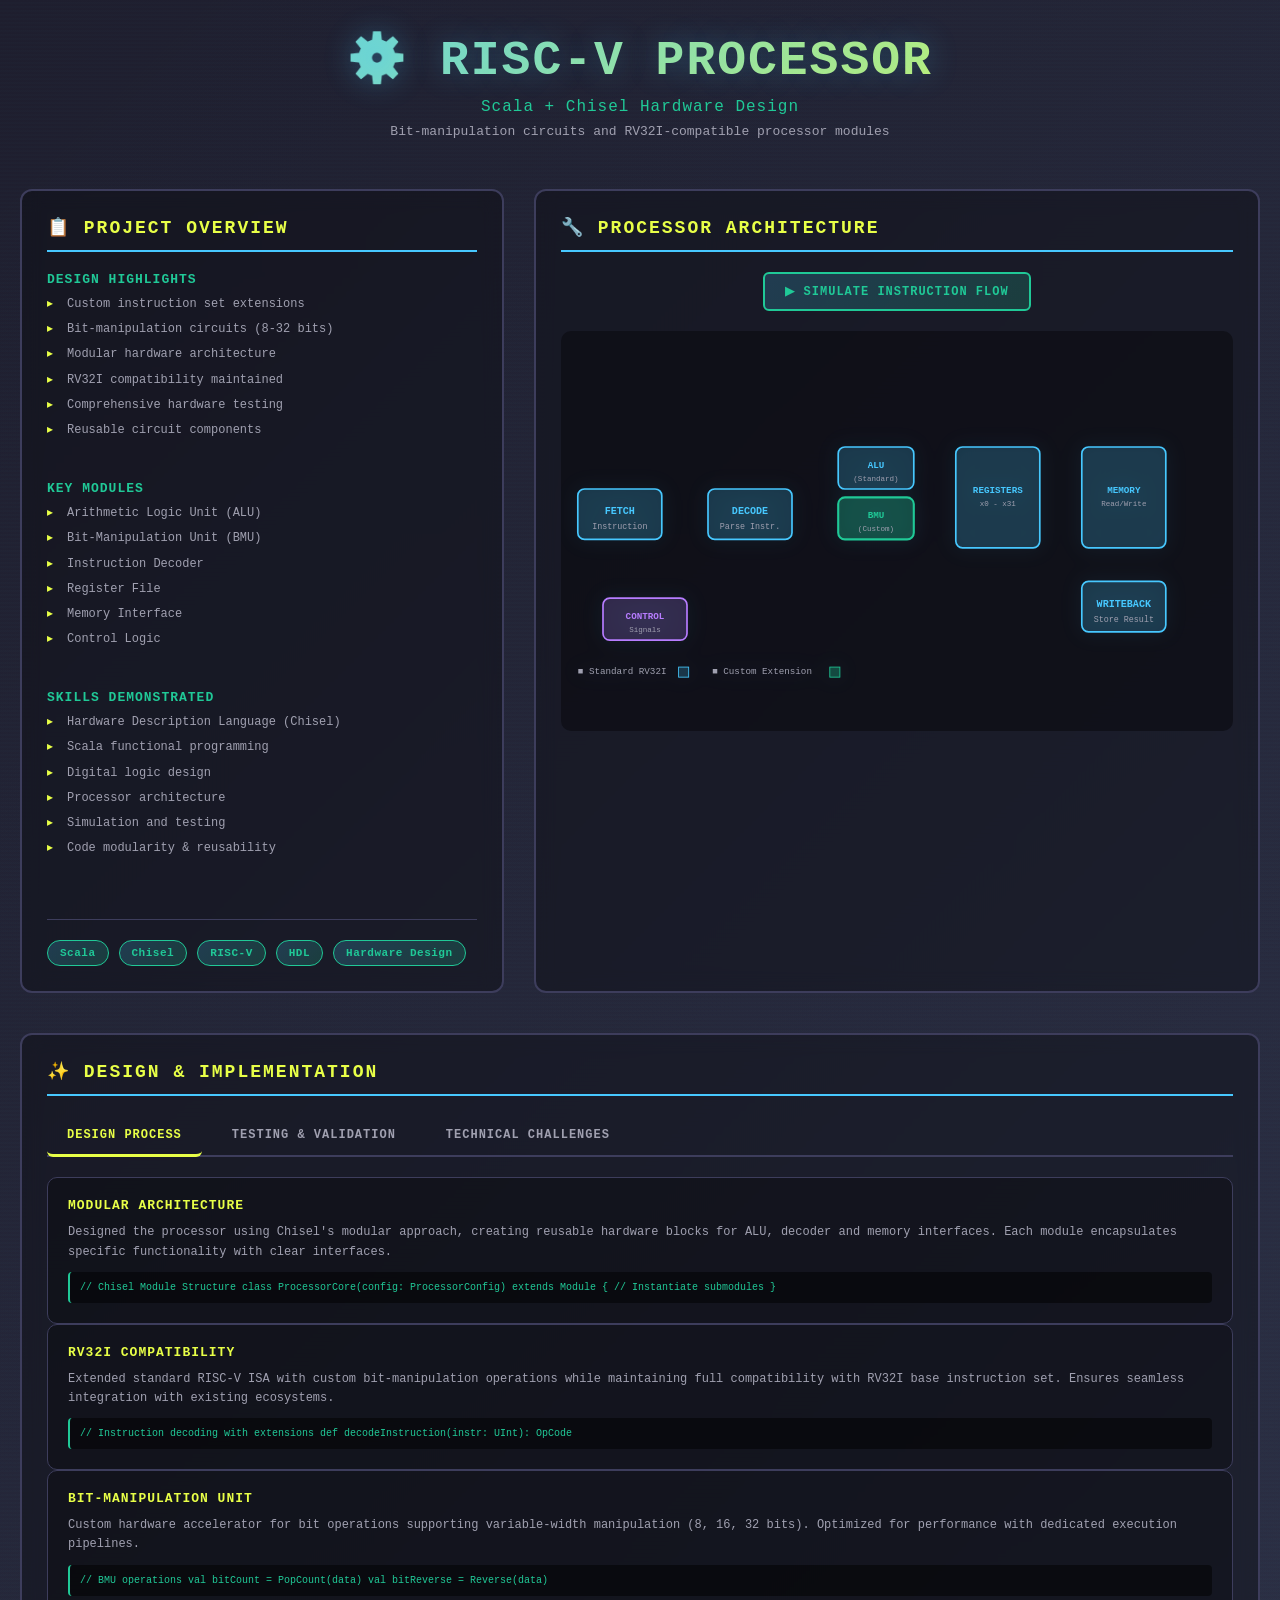
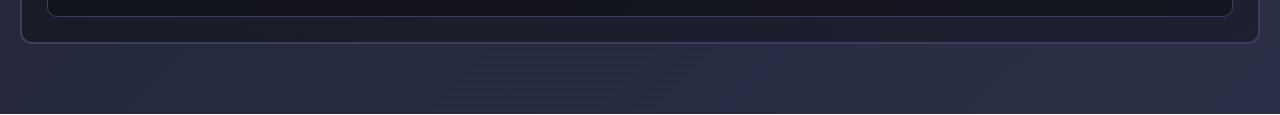
<file: assets/projects/RICV-Processor/riscv-simulator.html>
<!DOCTYPE html>
<html lang="en">
<head>
    <meta charset="UTF-8">
    <meta name="viewport" content="width=device-width, initial-scale=1.0">
    <title>RISC-V Processor | Scala + Chisel Hardware Design</title>
    <style>
        * {
            margin: 0;
            padding: 0;
            box-sizing: border-box;
        }

        :root {
            --bg-primary: #1e1e2e;
            --bg-secondary: #2d2d44;
            --text-primary: #ffffff;
            --text-secondary: #a0a0b0;
            --accent-blue: #47c8ff;
            --accent-teal: #20c997;
            --accent-yellow: #e8ff47;
            --accent-purple: #b77dff;
            --border-color: #3d3d5c;
            --module-standard: #47c8ff;
            --module-custom: #20c997;
        }

        body {
            background: 
                linear-gradient(135deg, transparent 0%, rgba(71, 200, 255, 0.03) 100%),
                repeating-linear-gradient(
                    0deg,
                    transparent,
                    transparent 2px,
                    rgba(71, 200, 255, 0.01) 2px,
                    rgba(71, 200, 255, 0.01) 4px
                ),
                linear-gradient(135deg, #1e1e2e 0%, #2a2a3e 100%);
            color: var(--text-primary);
            font-family: 'Courier New', monospace;
            min-height: 100vh;
            overflow-x: hidden;
        }

        .container {
            max-width: 1600px;
            margin: 0 auto;
            padding: 30px 20px;
        }

        /* ━━━━━━━━━━━━━━━━━━━━━━━━━━━━━━━━ HEADER ━━━━━━━━━━━━━━━━━━━━━━━━━━━━━━━━ */
        .header {
            text-align: center;
            margin-bottom: 50px;
            animation: slideDown 0.8s ease-out;
        }

        @keyframes slideDown {
            from {
                opacity: 0;
                transform: translateY(-30px);
            }
            to {
                opacity: 1;
                transform: translateY(0);
            }
        }

        .header h1 {
            font-size: 48px;
            background: linear-gradient(135deg, var(--accent-blue), var(--accent-yellow));
            -webkit-background-clip: text;
            -webkit-text-fill-color: transparent;
            background-clip: text;
            margin-bottom: 10px;
            letter-spacing: 2px;
            text-shadow: 0 0 30px rgba(71, 200, 255, 0.3);
        }

        .header .subtitle {
            font-size: 16px;
            color: var(--accent-teal);
            margin-bottom: 8px;
            letter-spacing: 1px;
        }

        .header .tagline {
            font-size: 13px;
            color: var(--text-secondary);
        }

        /* ━━━━━━━━━━━━━━━━━━━━━━━━━━━━━━━━ MAIN LAYOUT ━━━━━━━━━━━━━━━━━━━━━━━━━━━━━━━━ */
        .main-layout {
            display: grid;
            grid-template-columns: 1fr 1.5fr;
            gap: 30px;
            margin-bottom: 40px;
        }

        .panel {
            background: rgba(0, 0, 0, 0.3);
            border: 2px solid var(--border-color);
            border-radius: 12px;
            padding: 25px;
            backdrop-filter: blur(10px);
            transition: all 0.3s ease;
        }

        .panel:hover {
            border-color: var(--accent-blue);
            box-shadow: 0 0 30px rgba(71, 200, 255, 0.1);
        }

        .panel-title {
            font-size: 18px;
            color: var(--accent-yellow);
            margin-bottom: 20px;
            font-weight: bold;
            text-transform: uppercase;
            letter-spacing: 2px;
            border-bottom: 2px solid var(--accent-blue);
            padding-bottom: 12px;
        }

        /* ━━━━━━━━━━━━━━━━━━━━━━━━━━━━━━━━ LEFT PANEL ━━━━━━━━━━━━━━━━━━━━━━━━━━━━━━━━ */
        .project-summary {
            display: flex;
            flex-direction: column;
            gap: 20px;
        }

        .summary-section {
            margin-bottom: 15px;
        }

        .summary-section h3 {
            color: var(--accent-teal);
            font-size: 13px;
            margin-bottom: 8px;
            text-transform: uppercase;
            letter-spacing: 1px;
        }

        .summary-section ul {
            list-style: none;
            padding-left: 0;
        }

        .summary-section li {
            color: var(--text-secondary);
            font-size: 12px;
            margin-bottom: 6px;
            padding-left: 20px;
            position: relative;
            line-height: 1.6;
        }

        .summary-section li:before {
            content: "▸";
            position: absolute;
            left: 0;
            color: var(--accent-yellow);
        }

        .tech-badges {
            display: flex;
            gap: 10px;
            flex-wrap: wrap;
            margin-top: 20px;
            padding-top: 20px;
            border-top: 1px solid var(--border-color);
        }

        .badge {
            background: linear-gradient(135deg, rgba(71, 200, 255, 0.2), rgba(32, 201, 151, 0.2));
            border: 1px solid var(--accent-teal);
            color: var(--accent-teal);
            padding: 6px 12px;
            border-radius: 20px;
            font-size: 11px;
            font-weight: bold;
            letter-spacing: 0.5px;
            transition: all 0.3s ease;
        }

        .badge:hover {
            background: linear-gradient(135deg, rgba(71, 200, 255, 0.4), rgba(32, 201, 151, 0.4));
            box-shadow: 0 0 15px rgba(32, 201, 151, 0.4);
        }

        /* ━━━━━━━━━━━━━━━━━━━━━━━━━━━━━━━━ RIGHT PANEL - PROCESSOR DIAGRAM ━━━━━━━━━━━━━━━━━━━━━━━━━━━━━━━━ */
        .processor-viz {
            position: relative;
            background: rgba(10, 10, 15, 0.6);
            border-radius: 10px;
            min-height: 400px;
            display: flex;
            align-items: center;
            justify-content: center;
            overflow: hidden;
        }

        svg {
            width: 100%;
            height: 100%;
            min-height: 400px;
            filter: drop-shadow(0 0 10px rgba(71, 200, 255, 0.2));
        }

        .module-box {
            cursor: pointer;
            transition: all 0.3s ease;
        }

        .module-box:hover rect {
            filter: brightness(1.3);
            stroke-width: 3;
        }

        .module-box text {
            pointer-events: none;
        }

        /* SVG Arrow animation */
        .instruction-arrow {
            opacity: 0;
            animation: flowArrow 2s infinite ease-in-out;
        }

        @keyframes flowArrow {
            0% {
                opacity: 0;
                stroke-dashoffset: 100;
            }
            10% {
                opacity: 1;
            }
            90% {
                opacity: 1;
            }
            100% {
                opacity: 0;
                stroke-dashoffset: 0;
            }
        }

        .module-tooltip {
            position: absolute;
            background: rgba(30, 30, 46, 0.95);
            border: 1px solid var(--accent-blue);
            padding: 12px 16px;
            border-radius: 6px;
            font-size: 12px;
            color: var(--text-secondary);
            pointer-events: none;
            opacity: 0;
            transform: translateY(-10px);
            transition: all 0.3s ease;
            z-index: 100;
            max-width: 200px;
        }

        .module-tooltip.visible {
            opacity: 1;
            transform: translateY(0);
        }

        /* ━━━━━━━━━━━━━━━━━━━━━━━━━━━━━━━━ SIMULATION CONTROL ━━━━━━━━━━━━━━━━━━━━━━━━━━━━━━━━ */
        .sim-controls {
            text-align: center;
            margin: 20px 0;
        }

        button {
            background: linear-gradient(135deg, rgba(71, 200, 255, 0.2), rgba(32, 201, 151, 0.2));
            border: 2px solid var(--accent-teal);
            color: var(--accent-teal);
            padding: 10px 20px;
            border-radius: 6px;
            cursor: pointer;
            font-family: 'Courier New', monospace;
            font-size: 12px;
            font-weight: bold;
            transition: all 0.3s ease;
            text-transform: uppercase;
            letter-spacing: 1px;
        }

        button:hover {
            background: linear-gradient(135deg, rgba(71, 200, 255, 0.4), rgba(32, 201, 151, 0.4));
            box-shadow: 0 0 15px rgba(32, 201, 151, 0.3);
            transform: translateY(-2px);
        }

        button:active {
            transform: translateY(0);
        }

        /* ━━━━━━━━━━━━━━━━━━━━━━━━━━━━━━━━ FEATURES SECTION ━━━━━━━━━━━━━━━━━━━━━━━━━━━━━━━━ */
        .features-section {
            margin-bottom: 40px;
        }

        .tabs {
            display: flex;
            gap: 10px;
            margin-bottom: 20px;
            border-bottom: 2px solid var(--border-color);
            flex-wrap: wrap;
        }

        .tab-btn {
            background: transparent;
            border: none;
            color: var(--text-secondary);
            padding: 12px 20px;
            cursor: pointer;
            font-family: 'Courier New', monospace;
            font-size: 12px;
            font-weight: bold;
            text-transform: uppercase;
            letter-spacing: 1px;
            border-bottom: 3px solid transparent;
            transition: all 0.3s ease;
            margin-bottom: -2px;
        }

        .tab-btn:hover {
            color: var(--accent-yellow);
        }

        .tab-btn.active {
            color: var(--accent-yellow);
            border-bottom-color: var(--accent-yellow);
        }

        .feature-cards {
            display: grid;
            grid-template-columns: repeat(auto-fit, minmax(250px, 1fr));
            gap: 20px;
        }

        .feature-card {
            background: rgba(0, 0, 0, 0.3);
            border: 1px solid var(--border-color);
            border-radius: 10px;
            padding: 20px;
            transition: all 0.3s ease;
            animation: slideUp 0.6s ease-out;
        }

        @keyframes slideUp {
            from {
                opacity: 0;
                transform: translateY(20px);
            }
            to {
                opacity: 1;
                transform: translateY(0);
            }
        }

        .feature-card:hover {
            border-color: var(--accent-blue);
            box-shadow: 0 0 20px rgba(71, 200, 255, 0.2);
            transform: translateY(-5px);
        }

        .feature-card h3 {
            color: var(--accent-yellow);
            font-size: 13px;
            margin-bottom: 10px;
            text-transform: uppercase;
            letter-spacing: 1px;
        }

        .feature-card p {
            color: var(--text-secondary);
            font-size: 12px;
            line-height: 1.6;
        }

        .feature-card .code-snippet {
            background: rgba(0, 0, 0, 0.5);
            border-left: 2px solid var(--accent-teal);
            padding: 10px;
            margin-top: 10px;
            border-radius: 4px;
            font-size: 10px;
            color: var(--accent-teal);
            overflow-x: auto;
            font-family: 'Courier New', monospace;
        }

        /* ━━━━━━━━━━━━━━━━━━━━━━━━━━━━━━━━ CODE SNIPPET MODAL ━━━━━━━━━━━━━━━━━━━━━━━━━━━━━━━━ */
        .modal {
            display: none;
            position: fixed;
            top: 0;
            left: 0;
            width: 100%;
            height: 100%;
            background: rgba(0, 0, 0, 0.8);
            z-index: 1000;
            justify-content: center;
            align-items: center;
            backdrop-filter: blur(5px);
        }

        .modal.active {
            display: flex;
        }

        .modal-content {
            background: var(--bg-primary);
            border: 2px solid var(--accent-blue);
            border-radius: 12px;
            padding: 30px;
            max-width: 600px;
            max-height: 80vh;
            overflow-y: auto;
            animation: modalSlide 0.3s ease-out;
        }

        @keyframes modalSlide {
            from {
                opacity: 0;
                transform: scale(0.9);
            }
            to {
                opacity: 1;
                transform: scale(1);
            }
        }

        .modal-header {
            display: flex;
            justify-content: space-between;
            align-items: center;
            margin-bottom: 20px;
            border-bottom: 1px solid var(--border-color);
            padding-bottom: 15px;
        }

        .modal-header h2 {
            color: var(--accent-yellow);
            font-size: 16px;
            text-transform: uppercase;
            letter-spacing: 1px;
        }

        .modal-close {
            background: transparent;
            border: none;
            color: var(--text-secondary);
            font-size: 20px;
            cursor: pointer;
            transition: color 0.3s ease;
        }

        .modal-close:hover {
            color: var(--accent-yellow);
        }

        .code-block {
            background: rgba(0, 0, 0, 0.5);
            border-left: 3px solid var(--accent-teal);
            padding: 15px;
            border-radius: 6px;
            font-size: 11px;
            color: var(--accent-teal);
            overflow-x: auto;
            margin: 15px 0;
            line-height: 1.6;
            font-family: 'Courier New', monospace;
        }

        .modal-description {
            color: var(--text-secondary);
            font-size: 12px;
            line-height: 1.8;
            margin-bottom: 15px;
        }

        /* ━━━━━━━━━━━━━━━━━━━━━━━━━━━━━━━━ RESPONSIVE ━━━━━━━━━━━━━━━━━━━━━━━━━━━━━━━━ */
        @media (max-width: 1024px) {
            .main-layout {
                grid-template-columns: 1fr;
            }

            .header h1 {
                font-size: 36px;
            }
        }

        @media (max-width: 640px) {
            .container {
                padding: 15px 10px;
            }

            .header h1 {
                font-size: 28px;
            }

            .header .subtitle {
                font-size: 13px;
            }

            .panel {
                padding: 15px;
            }

            .feature-cards {
                grid-template-columns: 1fr;
            }

            .tabs {
                flex-direction: column;
            }

            .tab-btn {
                text-align: left;
            }
        }
    </style>
</head>
<body>
    <div class="container">
        <!-- HEADER -->
        <div class="header">
            <h1>⚙️ RISC-V PROCESSOR</h1>
            <div class="subtitle">Scala + Chisel Hardware Design</div>
            <div class="tagline">Bit-manipulation circuits and RV32I-compatible processor modules</div>
        </div>

        <!-- MAIN LAYOUT -->
        <div class="main-layout">
            <!-- LEFT PANEL: PROJECT SUMMARY -->
            <div class="panel">
                <div class="panel-title">📋 Project Overview</div>
                <div class="project-summary">
                    <div class="summary-section">
                        <h3>Design Highlights</h3>
                        <ul>
                            <li>Custom instruction set extensions</li>
                            <li>Bit-manipulation circuits (8-32 bits)</li>
                            <li>Modular hardware architecture</li>
                            <li>RV32I compatibility maintained</li>
                            <li>Comprehensive hardware testing</li>
                            <li>Reusable circuit components</li>
                        </ul>
                    </div>

                    <div class="summary-section">
                        <h3>Key Modules</h3>
                        <ul>
                            <li>Arithmetic Logic Unit (ALU)</li>
                            <li>Bit-Manipulation Unit (BMU)</li>
                            <li>Instruction Decoder</li>
                            <li>Register File</li>
                            <li>Memory Interface</li>
                            <li>Control Logic</li>
                        </ul>
                    </div>

                    <div class="summary-section">
                        <h3>Skills Demonstrated</h3>
                        <ul>
                            <li>Hardware Description Language (Chisel)</li>
                            <li>Scala functional programming</li>
                            <li>Digital logic design</li>
                            <li>Processor architecture</li>
                            <li>Simulation and testing</li>
                            <li>Code modularity & reusability</li>
                        </ul>
                    </div>

                    <div class="tech-badges">
                        <span class="badge">Scala</span>
                        <span class="badge">Chisel</span>
                        <span class="badge">RISC-V</span>
                        <span class="badge">HDL</span>
                        <span class="badge">Hardware Design</span>
                    </div>
                </div>
            </div>

            <!-- RIGHT PANEL: PROCESSOR DIAGRAM -->
            <div class="panel">
                <div class="panel-title">🔧 Processor Architecture</div>
                <div class="sim-controls">
                    <button id="runBtn">▶ Simulate Instruction Flow</button>
                </div>
                <div class="processor-viz">
                    <svg id="processorDiagram" viewBox="0 0 800 400" preserveAspectRatio="xMidYMid meet">
                        <!-- Instruction Fetch -->
                        <g class="module-box" data-module="fetch" onclick="showModuleInfo(this)">
                            <rect x="20" y="150" width="100" height="60" rx="8" fill="#47c8ff" fill-opacity="0.2" stroke="#47c8ff" stroke-width="2"/>
                            <text x="70" y="180" text-anchor="middle" font-size="12" fill="#47c8ff" font-weight="bold">FETCH</text>
                            <text x="70" y="198" text-anchor="middle" font-size="10" fill="#a0a0b0">Instruction</text>
                        </g>

                        <!-- Arrow: Fetch → Decode -->
                        <g class="instruction-arrow">
                            <defs>
                                <marker id="arrowhead" markerWidth="10" markerHeight="10" refX="9" refY="3" orient="auto">
                                    <polygon points="0 0, 10 3, 0 6" fill="#e8ff47"/>
                                </marker>
                            </defs>
                            <line x1="120" y1="180" x2="175" y2="180" stroke="#e8ff47" stroke-width="2" marker-end="url(#arrowhead)" stroke-dasharray="100"/>
                        </g>

                        <!-- Instruction Decode -->
                        <g class="module-box" data-module="decode" onclick="showModuleInfo(this)">
                            <rect x="175" y="150" width="100" height="60" rx="8" fill="#47c8ff" fill-opacity="0.2" stroke="#47c8ff" stroke-width="2"/>
                            <text x="225" y="180" text-anchor="middle" font-size="12" fill="#47c8ff" font-weight="bold">DECODE</text>
                            <text x="225" y="198" text-anchor="middle" font-size="10" fill="#a0a0b0">Parse Instr.</text>
                        </g>

                        <!-- Arrow: Decode → ALU/BMU (branch) -->
                        <g class="instruction-arrow">
                            <line x1="275" y1="170" x2="330" y2="120" stroke="#e8ff47" stroke-width="2" marker-end="url(#arrowhead)" stroke-dasharray="100"/>
                        </g>

                        <!-- Arrow: Decode → Execute (main) -->
                        <g class="instruction-arrow">
                            <line x1="275" y1="180" x2="330" y2="180" stroke="#e8ff47" stroke-width="2" marker-end="url(#arrowhead)" stroke-dasharray="100"/>
                        </g>

                        <!-- ALU (Standard) -->
                        <g class="module-box" data-module="alu" onclick="showModuleInfo(this)">
                            <rect x="330" y="100" width="90" height="50" rx="8" fill="#47c8ff" fill-opacity="0.2" stroke="#47c8ff" stroke-width="2"/>
                            <text x="375" y="125" text-anchor="middle" font-size="11" fill="#47c8ff" font-weight="bold">ALU</text>
                            <text x="375" y="140" text-anchor="middle" font-size="9" fill="#a0a0b0">(Standard)</text>
                        </g>

                        <!-- BMU (Custom Extension) -->
                        <g class="module-box" data-module="bmu" onclick="showModuleInfo(this)">
                            <rect x="330" y="160" width="90" height="50" rx="8" fill="#20c997" fill-opacity="0.3" stroke="#20c997" stroke-width="2.5"/>
                            <text x="375" y="185" text-anchor="middle" font-size="11" fill="#20c997" font-weight="bold">BMU</text>
                            <text x="375" y="200" text-anchor="middle" font-size="9" fill="#a0a0b0">(Custom)</text>
                        </g>

                        <!-- Register File -->
                        <g class="module-box" data-module="registers" onclick="showModuleInfo(this)">
                            <rect x="470" y="100" width="100" height="120" rx="8" fill="#47c8ff" fill-opacity="0.2" stroke="#47c8ff" stroke-width="2"/>
                            <text x="520" y="155" text-anchor="middle" font-size="11" fill="#47c8ff" font-weight="bold">REGISTERS</text>
                            <text x="520" y="170" text-anchor="middle" font-size="9" fill="#a0a0b0">x0 - x31</text>
                        </g>

                        <!-- Arrow: ALU → Registers -->
                        <g class="instruction-arrow">
                            <line x1="420" y1="125" x2="470" y2="140" stroke="#e8ff47" stroke-width="2" marker-end="url(#arrowhead)" stroke-dasharray="100"/>
                        </g>

                        <!-- Arrow: BMU → Registers -->
                        <g class="instruction-arrow">
                            <line x1="420" y1="185" x2="470" y2="160" stroke="#e8ff47" stroke-width="2" marker-end="url(#arrowhead)" stroke-dasharray="100"/>
                        </g>

                        <!-- Memory Interface -->
                        <g class="module-box" data-module="memory" onclick="showModuleInfo(this)">
                            <rect x="620" y="100" width="100" height="120" rx="8" fill="#47c8ff" fill-opacity="0.2" stroke="#47c8ff" stroke-width="2"/>
                            <text x="670" y="155" text-anchor="middle" font-size="11" fill="#47c8ff" font-weight="bold">MEMORY</text>
                            <text x="670" y="170" text-anchor="middle" font-size="9" fill="#a0a0b0">Read/Write</text>
                        </g>

                        <!-- Arrow: Registers → Memory -->
                        <g class="instruction-arrow">
                            <line x1="570" y1="160" x2="620" y2="160" stroke="#e8ff47" stroke-width="2" marker-end="url(#arrowhead)" stroke-dasharray="100"/>
                        </g>

                        <!-- Writeback -->
                        <g class="module-box" data-module="writeback" onclick="showModuleInfo(this)">
                            <rect x="620" y="260" width="100" height="60" rx="8" fill="#47c8ff" fill-opacity="0.2" stroke="#47c8ff" stroke-width="2"/>
                            <text x="670" y="290" text-anchor="middle" font-size="12" fill="#47c8ff" font-weight="bold">WRITEBACK</text>
                            <text x="670" y="308" text-anchor="middle" font-size="10" fill="#a0a0b0">Store Result</text>
                        </g>

                        <!-- Arrow: Memory → Writeback -->
                        <g class="instruction-arrow">
                            <line x1="670" y1="220" x2="670" y2="260" stroke="#e8ff47" stroke-width="2" marker-end="url(#arrowhead)" stroke-dasharray="100"/>
                        </g>

                        <!-- Control Logic (Corner) -->
                        <g class="module-box" data-module="control" onclick="showModuleInfo(this)">
                            <rect x="50" y="280" width="100" height="50" rx="8" fill="#b77dff" fill-opacity="0.2" stroke="#b77dff" stroke-width="2"/>
                            <text x="100" y="305" text-anchor="middle" font-size="11" fill="#b77dff" font-weight="bold">CONTROL</text>
                            <text x="100" y="320" text-anchor="middle" font-size="9" fill="#a0a0b0">Signals</text>
                        </g>

                        <!-- Legend -->
                        <text x="20" y="370" font-size="11" fill="#a0a0b0">■ Standard RV32I</text>
                        <rect x="140" y="362" width="12" height="12" fill="#47c8ff" fill-opacity="0.2" stroke="#47c8ff"/>

                        <text x="180" y="370" font-size="11" fill="#a0a0b0">■ Custom Extension</text>
                        <rect x="320" y="362" width="12" height="12" fill="#20c997" fill-opacity="0.3" stroke="#20c997"/>
                    </svg>
                </div>
            </div>
        </div>

        <!-- FEATURES SECTION -->
        <div class="features-section panel">
            <div class="panel-title">✨ Design & Implementation</div>

            <div class="tabs">
                <button class="tab-btn active" onclick="switchTab('design')">Design Process</button>
                <button class="tab-btn" onclick="switchTab('testing')">Testing & Validation</button>
                <button class="tab-btn" onclick="switchTab('challenges')">Technical Challenges</button>
            </div>

            <div class="feature-cards">
                <!-- Design Tab -->
                <div id="tab-design" class="tab-content">
                    <div class="feature-card">
                        <h3>Modular Architecture</h3>
                        <p>Designed the processor using Chisel's modular approach, creating reusable hardware blocks for ALU, decoder and memory interfaces. Each module encapsulates specific functionality with clear interfaces.</p>
                        <div class="code-snippet">// Chisel Module Structure
class ProcessorCore(config: ProcessorConfig) extends Module {
  // Instantiate submodules
}</div>
                    </div>

                    <div class="feature-card">
                        <h3>RV32I Compatibility</h3>
                        <p>Extended standard RISC-V ISA with custom bit-manipulation operations while maintaining full compatibility with RV32I base instruction set. Ensures seamless integration with existing ecosystems.</p>
                        <div class="code-snippet">// Instruction decoding with extensions
def decodeInstruction(instr: UInt): OpCode</div>
                    </div>

                    <div class="feature-card">
                        <h3>Bit-Manipulation Unit</h3>
                        <p>Custom hardware accelerator for bit operations supporting variable-width manipulation (8, 16, 32 bits). Optimized for performance with dedicated execution pipelines.</p>
                        <div class="code-snippet">// BMU operations
val bitCount = PopCount(data)
val bitReverse = Reverse(data)</div>
                    </div>
                </div>

                <!-- Testing Tab -->
                <div id="tab-testing" class="tab-content hidden">
                    <div class="feature-card">
                        <h3>Hardware Simulation</h3>
                        <p>Comprehensive simulation using Chisel's testing framework to validate all instruction patterns, edge cases and exception handling across standard and custom operation sets.</p>
                        <div class="code-snippet">// Test harness with Chisel
test(new ProcessorCore()) { dut =>
  dut.io.instr.poke(instruction)
  dut.clock.step()
}</div>
                    </div>

                    <div class="feature-card">
                        <h3>Functional Verification</h3>
                        <p>Created exhaustive test suites validating ALU operations, register correctness, memory access patterns and bit-manipulation accuracy under various load conditions.</p>
                        <div class="code-snippet">// Property-based testing
forAll(instruction) { instr =>
  executeAndVerify(instr)
}</div>
                    </div>

                    <div class="feature-card">
                        <h3>Performance Analysis</h3>
                        <p>Profiled execution timing, pipeline efficiency and throughput metrics. Identified optimization opportunities in critical paths for instruction decoding and ALU operations.</p>
                        <div class="code-snippet">// Timing analysis
println(s"Throughput: $ipc IPC")</div>
                    </div>
                </div>

                <!-- Challenges Tab -->
                <div id="tab-challenges" class="tab-content hidden">
                    <div class="feature-card">
                        <h3>Register Hazards</h3>
                        <p>Managed data hazards and pipeline stalls through careful instruction scheduling and forwarding logic. Implemented bypass networks for dependent operations.</p>
                        <div class="code-snippet">// Hazard detection
when (regReadAddr === regWriteAddr) {
  stall := true.B
}</div>
                    </div>

                    <div class="feature-card">
                        <h3>Complexity vs Simplicity</h3>
                        <p>Balanced extensive features with design simplicity. Kept critical paths clean while adding extensions through orthogonal modules to avoid instruction set bloat.</p>
                        <div class="code-snippet">// Orthogonal design
val standardOps = Seq(ADD, SUB, MUL)
val customOps = Seq(POPCOUNT, BITREV)</div>
                    </div>

                    <div class="feature-card">
                        <h3>Component Reusability</h3>
                        <p>Engineered hardware blocks for maximum reusability across different configurations. Enabled rapid prototyping of new extensions through parameterized module instantiation.</p>
                        <div class="code-snippet">// Parameterized design
class ALU(bitWidth: Int) extends Module</div>
                    </div>
                </div>
            </div>
        </div>
    </div>

    <!-- MODULE INFO MODAL -->
    <div class="modal" id="moduleModal">
        <div class="modal-content">
            <div class="modal-header">
                <h2 id="moduleTitle">Module Info</h2>
                <button class="modal-close" onclick="closeModal()">✕</button>
            </div>
            <div class="modal-description" id="moduleDescription"></div>
            <div class="code-block" id="moduleCode"></div>
        </div>
    </div>

    <script>
        // Module Information Database
        const moduleInfo = {
            fetch: {
                title: "Instruction Fetch (IF)",
                description: "Fetches the next instruction from memory based on the program counter. Handles branch predictions and manages the instruction cache for optimal throughput.",
                code: "// Fetch stage implementation\nval nextPC = Mux(branch, branchTarget, pc + 4.U)\nval instruction = instructionMemory(nextPC)"
            },
            decode: {
                title: "Instruction Decoder",
                description: "Decodes the fetched instruction to extract operation codes, register addresses and immediate values. Supports full RV32I ISA plus custom bit-manipulation extensions.",
                code: "// Instruction decoding\nval opcode = instruction(6,0)\nval rd = instruction(11,7)\nval rs1 = instruction(19,15)\nval rs2 = instruction(24,20)"
            },
            alu: {
                title: "Arithmetic Logic Unit (Standard)",
                description: "Performs standard arithmetic and logical operations including ADD, SUB, AND, OR, XOR, SLL, SRL. Core RV32I computational engine optimized for single-cycle latency.",
                code: "// ALU operations (RV32I subset)\nobject AluOp extends ChiselEnum {\n  val ADD, SUB, AND, OR, XOR = Value\n  val SLL, SRL, SRA = Value\n}"
            },
            bmu: {
                title: "Bit-Manipulation Unit (Custom)",
                description: "Custom hardware accelerator for bit-level operations. Implements POPCOUNT, BIT_REVERSE and variable-width bit extraction. Significantly improves performance for bit-manipulation heavy workloads.",
                code: "// Custom BMU operations\nval popcount = PopCount(data) // Count set bits\nval reversed = Reverse(data)  // Reverse bit order\nval extract = data(hi, lo)     // Extract bitfield"
            },
            registers: {
                title: "Register File (x0-x31)",
                description: "32 32-bit general-purpose registers with dual-read, single-write ports. Implements bypass logic to handle register hazards and maintains proper RISC-V register semantics.",
                code: "// Register file\nclass RegisterFile extends Module {\n  val read1 = IO(Input(UInt(5.W)))  // rs1\n  val read2 = IO(Input(UInt(5.W)))  // rs2\n  val writeAddr = IO(Input(UInt(5.W)))\n}"
            },
            memory: {
                title: "Memory Interface",
                description: "Handles all memory access operations (loads/stores). Manages address translation, cache coherency and provides clean read/write interfaces for both instruction and data memory.",
                code: "// Memory operations\nval readData = memory(address)\nmemory(address) := writeData\nval memReady = memory.ready"
            },
            writeback: {
                title: "Writeback Stage",
                description: "Final pipeline stage that writes computation results back to the register file. Handles both ALU results and memory loads with proper forwarding signals.",
                code: "// Writeback logic\nwhen (writeEnable) {\n  registers(writeAddr) := Mux(memRead, memData, aluResult)\n}"
            },
            control: {
                title: "Control Logic",
                description: "Centralized control unit that generates all necessary signals based on instruction type. Manages pipeline flow, handles exceptions and coordinates multi-cycle operations.",
                code: "// Control signals\nval regWriteEnable = decodeStage.isRegWrite(opcode)\nval memRead = decodeStage.isMemRead(opcode)\nval aluOp = decodeStage.getAluOp(opcode)"
            }
        };

        function showModuleInfo(element) {
            const moduleType = element.getAttribute('data-module');
            const info = moduleInfo[moduleType];
            
            if (info) {
                document.getElementById('moduleTitle').textContent = info.title;
                document.getElementById('moduleDescription').textContent = info.description;
                document.getElementById('moduleCode').textContent = info.code;
                document.getElementById('moduleModal').classList.add('active');
            }
        }

        function closeModal() {
            document.getElementById('moduleModal').classList.remove('active');
        }

        // Close modal on outside click
        document.getElementById('moduleModal').addEventListener('click', function(e) {
            if (e.target === this) closeModal();
        });

        // Tab switching
        function switchTab(tabName) {
            // Hide all tab contents
            document.querySelectorAll('.tab-content').forEach(el => {
                el.classList.add('hidden');
            });
            
            // Remove active class from all buttons
            document.querySelectorAll('.tab-btn').forEach(btn => {
                btn.classList.remove('active');
            });
            
            // Show selected tab
            const tabContent = document.getElementById(`tab-${tabName}`);
            if (tabContent) {
                tabContent.classList.remove('hidden');
            }
            
            // Add active class to clicked button
            event.target.classList.add('active');
        }

        // Add hidden class CSS
        const style = document.createElement('style');
        style.textContent = '.tab-content.hidden { display: none; }';
        document.head.appendChild(style);

        // Simulation control
        document.getElementById('runBtn').addEventListener('click', function() {
            const arrows = document.querySelectorAll('.instruction-arrow');
            arrows.forEach((arrow, index) => {
                arrow.style.animation = 'none';
                setTimeout(() => {
                    arrow.style.animation = 'flowArrow 2s infinite ease-in-out';
                    arrow.style.animationDelay = (index * 0.2) + 's';
                }, 10);
            });
        });

        // Trigger initial animation on load
        window.addEventListener('load', () => {
            const arrows = document.querySelectorAll('.instruction-arrow');
            arrows.forEach((arrow, index) => {
                arrow.style.animationDelay = (index * 0.2) + 's';
            });
        });
    </script>
</body>
</html>
</file>
